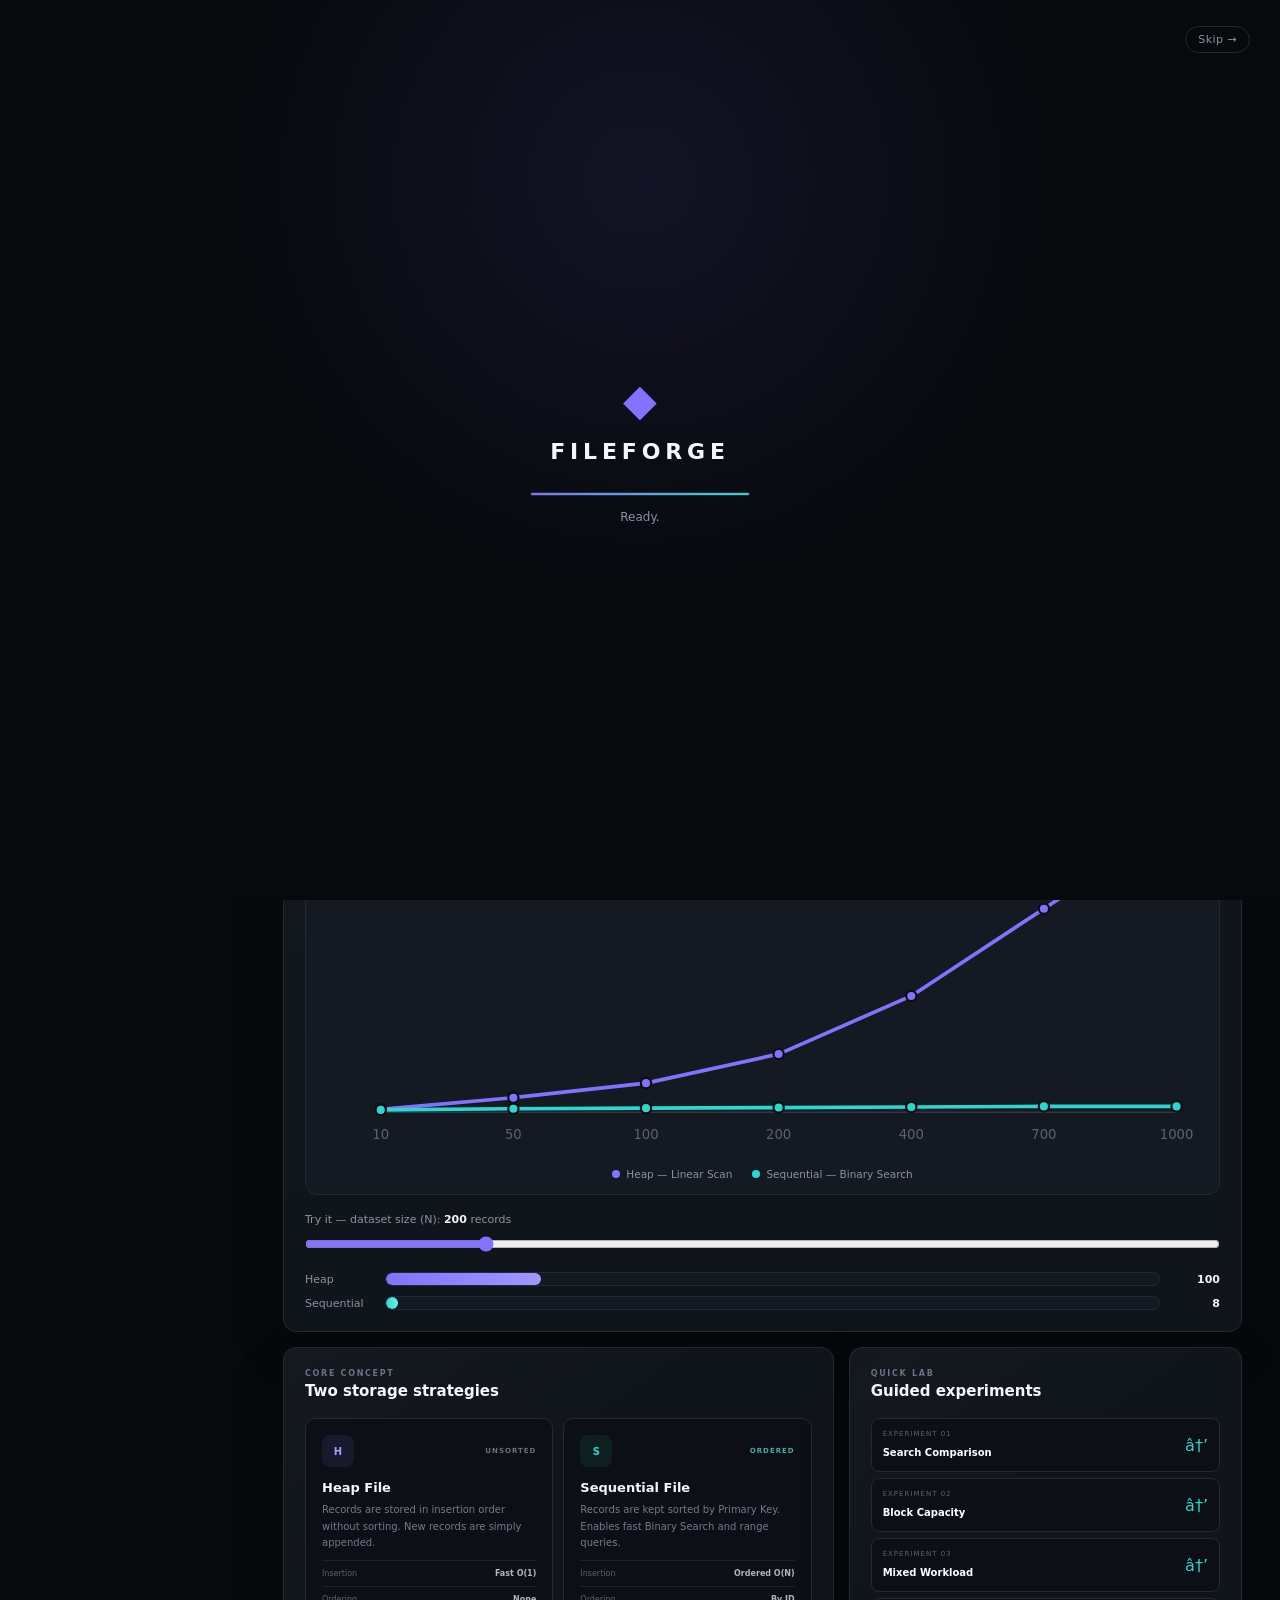
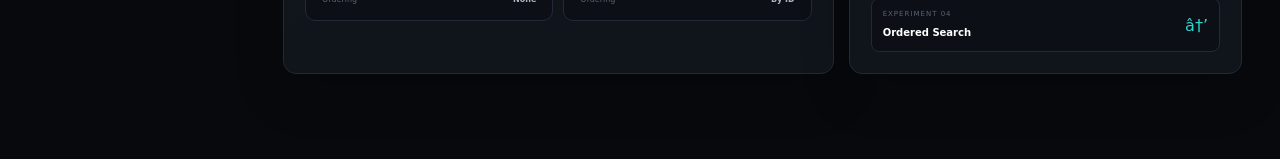
<file: index.html>
﻿<!DOCTYPE html>
<html lang="en">
<head>
    <meta charset="UTF-8">
    <meta name="viewport" content="width=device-width, initial-scale=1.0">
    <title>FILEFORGE | Heap vs Sequential File Organization Lab</title>
    <meta name="description" content="Interactive DBMS lab: simulate heap and sequential file organizations, watch block I/O in a live stream, and practise 50 real GATE CSE questions, AI-generated quizzes or quizzes from your own notes.">
    <meta name="keywords" content="DBMS, file organization, heap file, sequential file, binary search, B+ tree, indexing, GATE CSE, previous year questions, quiz">
    <meta name="author" content="Arya Sengupta, Dani Noble Varkey, Gokul Biju">
    <meta name="theme-color" content="#07090d">
    <meta name="color-scheme" content="dark light">

    <!-- Social previews. If you host somewhere other than GitHub Pages, change the two URLs below. -->
    <meta property="og:type" content="website">
    <meta property="og:site_name" content="FILEFORGE">
    <meta property="og:title" content="FILEFORGE â€” Heap vs Sequential, visualized">
    <meta property="og:description" content="Simulate file organizations, stream live workloads, and practise real GATE questions.">
    <meta property="og:url" content="https://fileforge-dbms.vercel.app/">
    <meta property="og:image" content="https://fileforge-dbms.vercel.app/assets/og-image.png">
    <meta property="og:image:width" content="1200">
    <meta property="og:image:height" content="630">
    <meta name="twitter:card" content="summary_large_image">

    <link rel="icon" href="assets/favicon.svg" type="image/svg+xml">
    <link rel="icon" href="assets/icon-192.png" type="image/png" sizes="192x192">
    <link rel="apple-touch-icon" href="assets/apple-touch-icon.png">
    <link rel="manifest" href="manifest.webmanifest">

    <link rel="stylesheet" href="css/style.css">
    <link rel="stylesheet" href="css/ext.css">
</head>
<body>
<noscript>
    <div style="padding:24px;font-family:sans-serif;background:#10141b;color:#f4f6fb">
        FILEFORGE is an interactive simulator and needs JavaScript. Please enable it and reload the page.
    </div>
</noscript>

<!-- Toast notifications container -->
<div id="toastContainer"></div>

<div class="app">

    <!-- Sidebar Navigation -->
    <aside class="sidebar">
        <div class="brand">
            <div class="brand-mark">â—†</div>
            <div>
                <h2>FILEFORGE</h2>
                <span>DBMS VIRTUAL LAB</span>
            </div>
        </div>

        <div class="nav-label">WORKSPACE</div>
        <nav>
            <button class="nav-btn active" data-page="dashboard">
                <span>âŒ‚</span> Dashboard
            </button>
            <button class="nav-btn" data-page="simulator">
                <span>â–£</span> Simulator
            </button>
            <button class="nav-btn" data-page="analytics">
                <span>â—‰</span> Analytics
            </button>
            <button class="nav-btn" data-page="history">
                <span>â—·</span> History
            </button>
        </nav>

        <div class="nav-label">KNOWLEDGE</div>
        <nav>
            <button class="nav-btn" data-page="learn">
                <span>?</span> Learn
            </button>
            <button class="nav-btn" data-page="teach">
                <span>â–¶</span> Teach
            </button>
            <button class="nav-btn" data-page="quiz">
                <span>âœ“</span> Quiz
            </button>
            <button class="nav-btn" data-page="help">
                <span>â˜°</span> Help
            </button>
            <button class="nav-btn" data-page="about">
                <span>â“˜</span> Developed By
            </button>
        </nav>

        <!-- Sidebar footer with theme toggle -->
        <div class="sidebar-footer">
            <button id="themeBtn" class="theme-btn">
                â— <span>Toggle Theme</span>
            </button>
            <div class="engine-status">
                <span class="online-dot"></span>
                Simulation Engine <b>ONLINE</b>
            </div>
            <div class="site-credit">
                Â© 2026 Team 18 Â· <a href="https://github.com/dnvdevx/DBMS_Project" target="_blank" rel="noopener">Source on GitHub</a>
            </div>

            <!-- Current session badge (role / course), set by session.js -->
            <div class="session-badge" id="sessionBadge" style="display:none;">
                <div class="session-badge-info">
                    <span id="sessionBadgeRole">Session</span>
                    <small id="sessionBadgeCourse">&mdash;</small>
                </div>
                <button id="sessionEditBtn" type="button" title="Change session details">&#9998;</button>
            </div>
        </div>
    </aside>

    <!-- Main Content Area -->
    <main class="main">

        <!-- Top Header Bar -->
        <header class="topbar">
            <div>
                <div class="breadcrumb">
                    DBMS / FILE ORGANIZATION / <span id="breadcrumbPage">DASHBOARD</span>
                </div>
                <h1 id="pageTitle">Dashboard</h1>
            </div>

            <!-- Quick top action buttons -->
            <div class="topbar-actions">
                <button class="top-btn" id="sampleBtn">âš¡ Sample</button>
                <button class="top-btn" id="exportBtn">â†“ Export</button>
                <button class="top-btn danger-outline" id="resetBtn" title="Reset Simulation">â†»</button>
            </div>
        </header>

        <!-- ==================== DASHBOARD PAGE ==================== -->
        <section class="page active" id="dashboard">
            <!-- Hero banner with visual comparison -->
            <div class="hero">
                <div class="hero-content">
                    <div class="status-badge"><span></span> INTERACTIVE DBMS LAB</div>
                    <h2>Understand files.<br><em>Visualize the difference.</em></h2>
                    <p>
                        Explore how Heap and Sequential file organization store records, use blocks,
                        and perform database operations through an interactive simulation.
                        Built for coursework, but just as useful for engineers brushing up on the basics.
                    </p>
                    <div class="hero-actions">
                        <button class="primary-btn" onclick="navigate('simulator')">
                            Launch Simulator <span>â†’</span>
                        </button>
                        <button class="ghost-btn" onclick="navigate('learn')">
                            Learn Concepts
                        </button>
                    </div>
                </div>

                <!-- Mini visual diagram of both files -->
                <div class="hero-diagram">
                    <div class="diagram-file">
                        <div class="diagram-title">HEAP <span>INSERT ORDER</span></div>
                        <div class="mini-block">
                            <b>BLOCK 00</b> <span>108</span> <span>101</span> <span>115</span>
                        </div>
                        <div class="mini-block">
                            <b>BLOCK 01</b> <span>103</span> <span>110</span>
                        </div>
                    </div>
                    <div class="diagram-arrow">â‡„</div>
                    <div class="diagram-file sequential-diagram">
                        <div class="diagram-title">SEQUENTIAL <span>SORTED KEY</span></div>
                        <div class="mini-block">
                            <b>BLOCK 00</b> <span>101</span> <span>103</span> <span>108</span>
                        </div>
                        <div class="mini-block">
                            <b>BLOCK 01</b> <span>110</span> <span>115</span>
                        </div>
                    </div>
                </div>
            </div>

            <!-- Overview stat counters -->
            <div class="stats-grid">
                <div class="stat-card">
                    <div class="stat-icon purple">â–£</div>
                    <div>
                        <span>RECORDS</span>
                        <strong id="dashRecords">0</strong>
                        <small>Current dataset</small>
                    </div>
                </div>
                <div class="stat-card">
                    <div class="stat-icon cyan">â—ˆ</div>
                    <div>
                        <span>OPERATIONS</span>
                        <strong id="dashOperations">0</strong>
                        <small>Executed operations</small>
                    </div>
                </div>
                <div class="stat-card">
                    <div class="stat-icon green">H</div>
                    <div>
                        <span>HEAP BLOCKS</span>
                        <strong id="dashHeapBlocks">0</strong>
                        <small>Storage blocks</small>
                    </div>
                </div>
                <div class="stat-card">
                    <div class="stat-icon orange">S</div>
                    <div>
                        <span>SEQ BLOCKS</span>
                        <strong id="dashSeqBlocks">0</strong>
                        <small>Storage blocks</small>
                    </div>
                </div>
            </div>

            <!-- Animated Heap vs Sequential search comparison (charts.js) -->
            <div class="panel chart-panel">
                <div class="section-heading">
                    <div>
                        <span>PERFORMANCE AT SCALE</span>
                        <h3>Heap vs Sequential &mdash; search comparisons</h3>
                    </div>
                </div>
                <p class="chart-note">
                    As record count grows, Heap's linear scan (average <b>N/2</b> comparisons) falls behind
                    Sequential's Binary Search (<b>&lfloor;log&#8322;N&rfloor;+1</b> comparisons) fast.
                    The lines below animate in as this page loads.
                </p>
                <div class="chart-wrap">
                    <svg id="growthChart" viewBox="0 0 600 240" preserveAspectRatio="xMidYMid meet"></svg>
                    <div class="chart-legend">
                        <span><i class="chart-dot heap-dot"></i> Heap &mdash; Linear Scan</span>
                        <span><i class="chart-dot seq-dot"></i> Sequential &mdash; Binary Search</span>
                    </div>
                </div>

                <div class="chart-slider-row">
                    <label for="chartNSlider">Try it &mdash; dataset size (N): <b id="chartNLabel">200</b> records</label>
                    <input type="range" id="chartNSlider" min="10" max="1000" step="10" value="200">
                    <div class="chart-slider-result">
                        <div class="chart-bar-track">
                            <span class="chart-bar-label">Heap</span>
                            <div class="chart-bar heap-bar"><i id="chartHeapBar"></i></div>
                            <b id="chartHeapVal">100</b>
                        </div>
                        <div class="chart-bar-track">
                            <span class="chart-bar-label">Sequential</span>
                            <div class="chart-bar seq-bar"><i id="chartSeqBar"></i></div>
                            <b id="chartSeqVal">9</b>
                        </div>
                    </div>
                </div>
            </div>

            <!-- Concept overview and Quick experiments -->
            <div class="dashboard-columns">
                <div class="panel">
                    <div class="section-heading">
                        <div>
                            <span>CORE CONCEPT</span>
                            <h3>Two storage strategies</h3>
                        </div>
                    </div>
                    <div class="strategy-cards">
                        <div class="strategy-card">
                            <div class="strategy-top">
                                <div class="strategy-icon heap-icon">H</div>
                                <span class="strategy-tag">UNSORTED</span>
                            </div>
                            <h4>Heap File</h4>
                            <p>Records are stored in insertion order without sorting. New records are simply appended.</p>
                            <div class="strategy-line"><span>Insertion</span> <b>Fast O(1)</b></div>
                            <div class="strategy-line"><span>Ordering</span> <b>None</b></div>
                        </div>

                        <div class="strategy-card">
                            <div class="strategy-top">
                                <div class="strategy-icon seq-icon">S</div>
                                <span class="strategy-tag cyan-tag">ORDERED</span>
                            </div>
                            <h4>Sequential File</h4>
                            <p>Records are kept sorted by Primary Key. Enables fast Binary Search and range queries.</p>
                            <div class="strategy-line"><span>Insertion</span> <b>Ordered O(N)</b></div>
                            <div class="strategy-line"><span>Ordering</span> <b>By ID</b></div>
                        </div>
                    </div>
                </div>

                <!-- Guided sample experiments -->
                <div class="panel">
                    <div class="section-heading">
                        <div>
                            <span>QUICK LAB</span>
                            <h3>Guided experiments</h3>
                        </div>
                    </div>
                    <div class="experiment-list">
                        <button onclick="loadExperiment(1)">
                            <div><small>EXPERIMENT 01</small> <b>Search Comparison</b></div>
                            <span>â†’</span>
                        </button>
                        <button onclick="loadExperiment(2)">
                            <div><small>EXPERIMENT 02</small> <b>Block Capacity</b></div>
                            <span>â†’</span>
                        </button>
                        <button onclick="loadExperiment(3)">
                            <div><small>EXPERIMENT 03</small> <b>Mixed Workload</b></div>
                            <span>â†’</span>
                        </button>
                        <button onclick="loadExperiment(4)">
                            <div><small>EXPERIMENT 04</small> <b>Ordered Search</b></div>
                            <span>â†’</span>
                        </button>
                    </div>
                </div>
            </div>
        </section>

        <!-- ==================== SIMULATOR PAGE ==================== -->
        <section class="page" id="simulator">
            <!-- Toolbar for dataset generation and report export -->
            <div class="simulator-toolbar panel">
                <div class="toolbar-title">
                    <div class="live-indicator"><span></span> LIVE SIMULATION</div>
                    <h3>File Organization Playground</h3>
                    <p>Perform the same operations on both organizations and compare their behavior.</p>
                </div>
                <div class="toolbar-actions">
                    <button class="secondary-btn" onclick="generateDataset()">âŸ³ Generate Dataset</button>
                    <button class="secondary-btn" onclick="openImport()">â†‘ Import</button>
                    <button class="secondary-btn" onclick="downloadReport()">â†“ Report</button>
                    <input type="file" id="importFile" accept=".json" hidden>
                </div>
            </div>

            <!-- Input Form for Record Operations -->
            <div class="panel input-panel">
                <div class="section-heading">
                    <div>
                        <span>RECORD OPERATIONS</span>
                        <h3>Input Record</h3>
                    </div>
                    <span class="shortcut-hint">Enter a record and choose an operation</span>
                </div>

                <div class="record-form">
                    <div class="field">
                        <label>RECORD ID</label>
                        <input id="recordId" type="number" placeholder="105">
                    </div>
                    <div class="field">
                        <label>NAME</label>
                        <input id="recordName" type="text" placeholder="Rahul">
                    </div>
                    <div class="field">
                        <label>DEPARTMENT</label>
                        <input id="recordDept" type="text" placeholder="CSE">
                    </div>
                    <div class="field">
                        <label>MARKS</label>
                        <input id="recordMarks" type="number" placeholder="85" min="0" max="100">
                    </div>
                </div>

                <!-- Operation action buttons -->
                <div class="operation-row">
                    <button class="primary-btn" onclick="insertRecord()">+ Insert</button>
                    <button class="secondary-btn" onclick="startSearch()">âŒ• Search</button>
                    <button class="secondary-btn delete-btn" onclick="deleteRecord()">Ã— Delete</button>
                </div>

                <!-- Configuration controls: block size, search strategy, animation speed -->
                <div class="configuration">
                    <div class="config-item">
                        <label>BLOCK CAPACITY</label>
                        <div class="range-wrap">
                            <input id="blockSize" type="range" min="2" max="8" value="4">
                            <b id="blockValue">4</b>
                        </div>
                        <small>Records per disk block</small>
                    </div>

                    <div class="config-item">
                        <label>SEARCH STRATEGY</label>
                        <select id="searchStrategy">
                            <option value="binary" selected>Binary Search (Sequential O(log N))</option>
                            <option value="race">ðŸ Dual Race Mode (Side-by-Side)</option>
                            <option value="scan">Sequential Scan (Linear O(N))</option>
                            <option value="ordered">Ordered Scan (Sequential early stop)</option>
                        </select>
                        <small>Strategy used by the simulator</small>
                    </div>

                    <div class="config-item">
                        <label>ANIMATION SPEED</label>
                        <select id="speed">
                            <option value="900">Slow</option>
                            <option value="500" selected>Normal</option>
                            <option value="180">Fast</option>
                        </select>
                        <small>Step visualization speed</small>
                    </div>
                </div>
            </div>

            <!-- Storage Health & Internal Fragmentation Dashboard -->
            <div class="panel storage-health-panel">
                <div class="storage-health-header">
                    <div>
                        <span class="eyebrow">STORAGE ARCHITECTURE & I/O MODEL</span>
                        <h3>Disk Block Utilization & Internal Fragmentation</h3>
                    </div>
                    <div class="efficiency-pill">
                        Packing Factor: <strong id="packingFactor">100%</strong>
                    </div>
                </div>

                <div class="storage-metrics-grid">
                    <div class="storage-metric-card">
                        <span class="metric-label">TOTAL ALLOCATED CAPACITY</span>
                        <div class="metric-val"><span id="totalCapacitySlots">0</span> <small>slots</small></div>
                        <span class="metric-sub" id="allocatedBlocksSummary">0 blocks Ã— 4 slots</span>
                    </div>

                    <div class="storage-metric-card">
                        <span class="metric-label">ACTIVE STORED RECORDS</span>
                        <div class="metric-val"><span id="activeRecordsCount">0</span> <small>records</small></div>
                        <span class="metric-sub">Across primary file blocks</span>
                    </div>

                    <div class="storage-metric-card">
                        <span class="metric-label">INTERNAL FRAGMENTATION</span>
                        <div class="metric-val"><span id="wastedSlotsCount">0</span> <small>wasted slots</small></div>
                        <span class="metric-sub" id="fragmentationPct">0% wasted disk space</span>
                    </div>

                    <div class="storage-metric-card">
                        <span class="metric-label">THEORETICAL I/O TRANSFER COST</span>
                        <div class="metric-val"><span id="binaryCostEstimate">O(logâ‚‚ B)</span></div>
                        <span class="metric-sub" id="binaryIoFormula">â‰¤ 0 block I/Os (Binary Search)</span>
                    </div>
                </div>
            </div>

            <!-- Side-by-Side Visual Disk Blocks (Heap vs Sequential) -->
            <div class="file-comparison">
                <!-- Heap File Display -->
                <div class="file-panel panel">
                    <div class="file-header">
                        <div class="file-heading">
                            <div class="large-file-icon heap-icon">H</div>
                            <div>
                                <span>FILE ORGANIZATION A</span>
                                <h3>Heap File</h3>
                                <small>Records remain in insertion order</small>
                            </div>
                        </div>
                        <div class="file-stats">
                            <div><span>RECORDS</span> <b id="heapCount">0</b></div>
                            <div><span>BLOCKS</span> <b id="heapBlocks">0</b></div>
                        </div>
                    </div>
                    <div class="file-path">HEAD â†’ BLOCKS â†’ RECORDS</div>
                    <div class="blocks" id="heapBlocksView"></div>
                </div>

                <!-- Sequential File Display -->
                <div class="file-panel panel">
                    <div class="file-header">
                        <div class="file-heading">
                            <div class="large-file-icon seq-icon">S</div>
                            <div>
                                <span>FILE ORGANIZATION B</span>
                                <h3>Sequential File</h3>
                                <small>Records maintained in ID order</small>
                            </div>
                        </div>
                        <div class="file-stats">
                            <div><span>RECORDS</span> <b id="seqCount">0</b></div>
                            <div><span>BLOCKS</span> <b id="seqBlocks">0</b></div>
                        </div>
                    </div>
                    <div class="file-path">BLOCKS â†’ SORTED RECORDS â†’ KEY ORDER</div>
                    <div class="blocks" id="seqBlocksView"></div>
                </div>
            </div>

            <!-- Playback & Stepper Controls -->
            <div class="panel playback-panel">
                <div>
                    <span class="eyebrow">EXECUTION CONTROL</span>
                    <h3 id="playbackTitle">No active simulation</h3>
                </div>

                <div class="playback-progress">
                    <div class="progress-track"><i id="progressBar"></i></div>
                    <span id="stepLabel">0 / 0</span>
                </div>

                <div class="playback-actions">
                    <button class="circle-btn" onclick="previousStep()" title="Previous Step">â€¹</button>
                    <button class="play-btn" id="playBtn" onclick="togglePlayback()" title="Play / Pause">â–¶</button>
                    <button class="circle-btn" onclick="nextStep()" title="Next Step">â€º</button>
                    <button class="reset-playback" onclick="resetPlayback()">Reset</button>
                </div>
            </div>

            <!-- Analysis & Interactive AI Guidance Panel -->
            <div class="analysis-grid">
                <!-- Latest Operation Result Stats -->
                <div class="panel">
                    <div class="section-heading">
                        <div>
                            <span>OPERATION ANALYSIS</span>
                            <h3>Latest Result</h3>
                        </div>
                        <span id="operationStatus" class="result-status">IDLE</span>
                    </div>
                    <div id="resultBox" class="result-content">
                        <div class="empty-result">
                            <div>âŒ</div>
                            <p>Run an operation to view detailed simulation statistics.</p>
                        </div>
                    </div>
                </div>

                <!-- Interactive AI Tutor & Guidance -->
                <div class="panel explanation-panel">
                    <div class="section-heading">
                        <div>
                            <span>INTELLIGENT EXPLANATION</span>
                            <h3>Contextual Analysis</h3>
                        </div>
                        <span class="ai-badge">âœ¨ AI GUIDE</span>
                    </div>

                    <div id="explanation">
                        <p>The explanation engine will describe each operation and why the two file organizations behave differently.</p>
                    </div>

                    <!-- AI Tutor questions and interactive query box -->
                    <div class="ai-tutor-box">
                        <div class="ai-tutor-header">
                            <div class="ai-tutor-title">
                                <span class="ai-sparkle">âœ¦</span>
                                <h4>Ask AI Tutor</h4>
                            </div>
                            <span class="ai-sublabel">Interactive DBMS Guidance</span>
                        </div>

                        <div class="ai-chips">
                            <button class="ai-chip" onclick="askAiTutor('binary_vs_linear')">ðŸ’¡ Why is Binary Search faster?</button>
                            <button class="ai-chip" onclick="askAiTutor('block_capacity')">ðŸ’¡ Effect of Block Capacity (2 vs 8)</button>
                            <button class="ai-chip" onclick="askAiTutor('heap_vs_seq')">ðŸ’¡ When to choose Heap vs Sequential?</button>
                            <button class="ai-chip" onclick="askAiTutor('fragmentation')">ðŸ’¡ What is Internal Fragmentation?</button>
                            <button class="ai-chip" onclick="askAiTutor('deletion')">ðŸ’¡ Record Deletion & Shifting Cost</button>
                        </div>

                        <div class="ai-input-row">
                            <input type="text" id="aiCustomQuery" placeholder="Ask any DBMS file organization question..." onkeydown="if(event.key==='Enter') submitAiQuery()">
                            <button class="primary-btn ai-ask-btn" onclick="submitAiQuery()">Ask AI â†µ</button>
                        </div>

                        <div id="aiTutorResponse" class="ai-chat-bubble" style="display:none;">
                            <div class="ai-bubble-header">
                                <span>âœ¦ AI TUTOR RESPONSE</span>
                                <button class="ai-close-btn" onclick="$('aiTutorResponse').style.display='none'">âœ•</button>
                            </div>
                            <div id="aiTutorResponseText" class="ai-bubble-body"></div>
                        </div>
                    </div>
                </div>
            </div>

            <!-- Activity Log -->
            <div class="panel">
                <div class="section-heading">
                    <div>
                        <span>SYSTEM ACTIVITY</span>
                        <h3>Simulation Log</h3>
                    </div>
                    <button class="text-btn" onclick="clearLog()">Clear log</button>
                </div>
                <div id="log" class="activity-log"></div>
            </div>
        </section>

        <!-- ==================== ANALYTICS PAGE ==================== -->
        <section class="page" id="analytics">
            <div class="page-intro">
                <span class="eyebrow">PERFORMANCE LAB</span>
                <h2>Analytics & Comparison</h2>
                <p>Observe how the two organizations behave across simulated operations.</p>
            </div>

            <div class="stats-grid">
                <div class="stat-card">
                    <div class="stat-icon purple">H</div>
                    <div>
                        <span>HEAP COMPARISONS</span>
                        <strong id="analyticsHeap">0</strong>
                        <small>Total comparisons</small>
                    </div>
                </div>
                <div class="stat-card">
                    <div class="stat-icon cyan">S</div>
                    <div>
                        <span>SEQ COMPARISONS</span>
                        <strong id="analyticsSeq">0</strong>
                        <small>Total comparisons</small>
                    </div>
                </div>
                <div class="stat-card">
                    <div class="stat-icon green">H</div>
                    <div>
                        <span>HEAP BLOCK ACCESS</span>
                        <strong id="analyticsHeapBlocks">0</strong>
                        <small>Simulated accesses</small>
                    </div>
                </div>
                <div class="stat-card">
                    <div class="stat-icon orange">S</div>
                    <div>
                        <span>SEQ BLOCK ACCESS</span>
                        <strong id="analyticsSeqBlocks">0</strong>
                        <small>Simulated accesses</small>
                    </div>
                </div>
            </div>

            <div class="analytics-grid">
                <!-- Bar Chart Comparison -->
                <div class="panel">
                    <div class="section-heading">
                        <div>
                            <span>COMPARISON</span>
                            <h3>Record Comparisons</h3>
                        </div>
                    </div>
                    <div class="bar-chart">
                        <div class="bar-row">
                            <div class="bar-label"><span class="legend-dot purple-dot"></span> Heap</div>
                            <div class="bar-track"><i id="heapBar"></i></div>
                            <b id="heapBarValue">0</b>
                        </div>
                        <div class="bar-row">
                            <div class="bar-label"><span class="legend-dot cyan-dot"></span> Sequential</div>
                            <div class="bar-track"><i id="seqBar"></i></div>
                            <b id="seqBarValue">0</b>
                        </div>
                    </div>
                </div>

                <!-- Complexity Reference Table -->
                <div class="panel">
                    <div class="section-heading">
                        <div>
                            <span>ALGORITHM GUIDE</span>
                            <h3>Complexity Reference</h3>
                        </div>
                    </div>
                    <table class="complexity-table">
                        <thead>
                            <tr>
                                <th>Operation</th>
                                <th>Heap File</th>
                                <th>Sequential File</th>
                            </tr>
                        </thead>
                        <tbody>
                            <tr>
                                <td>Key Search (Probes)</td>
                                <td>O(n) [avg n/2]</td>
                                <td><strong>O(logâ‚‚ n)</strong> [Binary Search]</td>
                            </tr>
                            <tr>
                                <td>Search Block I/O</td>
                                <td>avg b/2 disk blocks</td>
                                <td><strong>âŒˆlogâ‚‚ bâŒ‰</strong> disk blocks</td>
                            </tr>
                            <tr>
                                <td>Insert Record</td>
                                <td><strong>O(1)</strong> (2 I/Os: append)</td>
                                <td>O(n) (b I/Os: search + record shift)</td>
                            </tr>
                            <tr>
                                <td>Delete Record</td>
                                <td>O(n) (b/2 read + 1 write)</td>
                                <td>O(n) (b I/Os: search + record shift)</td>
                            </tr>
                            <tr>
                                <td>Ordered Scan / Range</td>
                                <td>O(n log n) (needs sort)</td>
                                <td><strong>O(n)</strong> (b sequential I/Os)</td>
                            </tr>
                        </tbody>
                    </table>
                    <small class="complexity-note">
                        *b = total disk blocks; n = total records. Sequential utilizes Binary Search over sorted key blocks.
                    </small>
                </div>
            </div>

            <!-- Benchmark Workload Runner -->
            <div class="panel workload-panel">
                <div class="section-heading">
                    <div>
                        <span>BENCHMARK</span>
                        <h3>Run Same Workload</h3>
                    </div>
                    <button class="primary-btn" onclick="runWorkload()">Run Benchmark â†’</button>
                </div>
                <p class="muted-text">Run identical search operations against both file organizations and compare simulated work.</p>
                <div id="workloadResult" class="workload-result">
                    <div class="empty-result">
                        <p>No benchmark has been executed yet.</p>
                    </div>
                </div>
            </div>
        </section>

        <!-- ==================== HISTORY PAGE ==================== -->
        <section class="page" id="history">
            <div class="page-intro">
                <span class="eyebrow">PERSISTENCE</span>
                <h2>Simulation History</h2>
                <p>Saved experiments are stored locally in your browser.</p>
            </div>

            <div class="panel">
                <div class="section-heading">
                    <div>
                        <span>SAVED SESSIONS</span>
                        <h3>Your simulations</h3>
                    </div>
                    <button class="secondary-btn" onclick="saveSimulation()">+ Save Current</button>
                </div>
                <div id="historyList" class="history-list"></div>
            </div>
        </section>

        <!-- ==================== LEARN PAGE ==================== -->
        <section class="page" id="learn">
            <div class="learn-header">
                <span class="status-badge">DBMS CONCEPT LAB</span>
                <h2>Learn the storage model</h2>
                <p>Understand the concepts before experimenting with the simulator.</p>
            </div>

            <div class="learn-grid">
                <article class="learn-card">
                    <span>01</span>
                    <h3>File Organization</h3>
                    <p>File organization describes how records are arranged and stored in secondary storage.</p>
                </article>
                <article class="learn-card">
                    <span>02</span>
                    <h3>Heap Files</h3>
                    <p>A heap file does not maintain records in key order. New records are typically appended.</p>
                </article>
                <article class="learn-card">
                    <span>03</span>
                    <h3>Sequential Files</h3>
                    <p>A sequential file maintains records according to a selected ordering primary key.</p>
                </article>
                <article class="learn-card">
                    <span>04</span>
                    <h3>Disk Blocks</h3>
                    <p>Databases transfer data between secondary storage and memory in blocks or pages. FILEFORGE models this visually.</p>
                </article>
                <article class="learn-card">
                    <span>05</span>
                    <h3>Searching</h3>
                    <p>Searching can require examining multiple records. The simulator counts comparisons and simulated block accesses.</p>
                </article>
                <article class="learn-card">
                    <span>06</span>
                    <h3>Insertion</h3>
                    <p>Heap insertion appends a record in O(1), while sequential organization must maintain key ordering in O(N).</p>
                </article>
                <article class="learn-card">
                    <span>07</span>
                    <h3>Deletion</h3>
                    <p>Deletion requires locating the record and updating the file representation via tombstones or compaction.</p>
                </article>
                <article class="learn-card">
                    <span>08</span>
                    <h3>Block Capacity</h3>
                    <p>Changing block capacity lets you observe how the number of storage blocks and internal fragmentation change.</p>
                </article>
                <article class="learn-card">
                    <span>09</span>
                    <h3>Real Applications</h3>
                    <p>Different storage organizations are selected depending on workloads such as high-frequency insertion or ordered access.</p>
                </article>
            </div>
        </section>

        <!-- ==================== TEACH PAGE ==================== -->
        <section class="page" id="teach">
            <div class="learn-header">
                <span class="status-badge">WATCH &amp; READ</span>
                <h2>Teach me: Heap &amp; Sequential</h2>
                <p>A short video and a reference article for each file organization &mdash; watch, then come back and try it in the Simulator.</p>
            </div>

            <div class="teach-grid">
                <article class="panel teach-card">
                    <div class="strategy-top">
                        <div class="strategy-icon heap-icon">H</div>
                        <span class="strategy-tag">UNSORTED</span>
                    </div>
                    <h3>Heap File Organization</h3>
                    <p>Records are appended in insertion order with no sorting &mdash; fast writes, linear-scan searches.</p>
                    <div class="teach-video-wrap">
                        <iframe src="https://www.youtube.com/embed/XycnarZEBvQ" title="Heap file organization video" loading="lazy" allowfullscreen></iframe>
                    </div>
                    <div class="teach-links">
                        <a class="top-btn" href="https://www.youtube.com/watch?v=XycnarZEBvQ" target="_blank" rel="noopener">&#9654; Watch on YouTube</a>
                        <a class="top-btn" href="https://www.geeksforgeeks.org/dsa/heap-data-structure/" target="_blank" rel="noopener">&#8599; Read on GeeksforGeeks</a>
                    </div>
                </article>

                <article class="panel teach-card">
                    <div class="strategy-top">
                        <div class="strategy-icon seq-icon">S</div>
                        <span class="strategy-tag cyan-tag">ORDERED</span>
                    </div>
                    <h3>Sequential File Organization</h3>
                    <p>Records are kept sorted by primary key &mdash; slower writes, but Binary Search-fast lookups and ordered scans.</p>
                    <div class="teach-video-wrap">
                        <iframe src="https://www.youtube.com/embed/KWgIkLqG2xs" title="Sequential / linear search video" loading="lazy" allowfullscreen></iframe>
                    </div>
                    <div class="teach-links">
                        <a class="top-btn" href="https://www.youtube.com/watch?v=KWgIkLqG2xs" target="_blank" rel="noopener">&#9654; Watch on YouTube</a>
                        <a class="top-btn" href="https://www.geeksforgeeks.org/dsa/linear-search/" target="_blank" rel="noopener">&#8599; Read on GeeksforGeeks</a>
                    </div>
                </article>
            </div>
        </section>

        <!-- ==================== QUIZ PAGE ==================== -->
        <!-- Rendered by quizlab.js -->
        <section class="page" id="quiz"></section>

        <!-- ==================== HELP / USER MANUAL PAGE ==================== -->
        <section class="page" id="help">
            <div class="learn-header">
                <span class="status-badge">USER MANUAL</span>
                <h2>How to use FILEFORGE</h2>
                <p>A complete walkthrough of every control, the playback engine, and how to read the output.</p>
            </div>

            <div class="panel help-panel">
                <span class="eyebrow">QUICK START</span>
                <h3>Run your first simulation in 4 steps</h3>
                <ol class="help-steps">
                    <li>
                        <b>Load data.</b>
                        Open <b>Simulator</b> and click <b>âŸ³ Generate Dataset</b> for a random set of records,
                        or <b>â†‘ Import</b> and choose <a href="samples/sample_dataset.json" download><code>sample_dataset.json</code></a> (click to download it first).
                    </li>
                    <li>
                        <b>Pick a strategy.</b>
                        In the Configuration card choose a <b>Search Strategy</b> (start with
                        <i>Binary Search</i> or <i>Dual Race Mode</i>) and set the <b>Animation Speed</b>.
                    </li>
                    <li>
                        <b>Start a search.</b>
                        Type an existing ID into <b>RECORD ID</b> and press <b>âŒ• Search</b>.
                        The playback bar arms itself and shows <i>Searching for Record &lt;id&gt;</i>.
                    </li>
                    <li>
                        <b>Step through it.</b>
                        Press <b>â–¶</b> to auto-play, or <b>â€º</b> to advance one probe at a time and read
                        the explanation printed for each step.
                    </li>
                </ol>
            </div>

            <div class="dashboard-columns">
                <div class="panel help-panel">
                    <span class="eyebrow">RECORD OPERATIONS</span>
                    <h3>Insert, Search, Delete</h3>
                    <ul class="help-list">
                        <li><b>+ Insert</b> â€” needs all four fields (<span id="helpFieldList">ID, Name, Department, Marks 0â€“100</span>).
                            The record is appended to the end of the Heap file and placed in sorted key
                            position in the Sequential file. Duplicate IDs are rejected.</li>
                        <li><b>âŒ• Search</b> â€” only the <b>RECORD ID</b> field is used. This does not
                            run instantly; it builds an animation queue you drive with the playback bar.</li>
                        <li><b>Ã— Delete</b> â€” only the <b>RECORD ID</b> field is used. The record is removed
                            from both files and the blocks are re-rendered so you can watch records shift.</li>
                    </ul>
                </div>

                <div class="panel help-panel">
                    <span class="eyebrow">PLAYBACK BAR</span>
                    <h3>Controlling the animation</h3>
                    <ul class="help-list">
                        <li><b>â–¶ / âšâš</b> â€” play or pause the probe sequence at the selected speed.</li>
                        <li><b>â€º</b> â€” advance exactly one probe. Best for viva demos and for counting
                            comparisons by hand.</li>
                        <li><b>â€¹</b> â€” step backward to re-examine the previous probe.</li>
                        <li><b>Reset</b> â€” clear the current run and unhighlight all blocks. The data itself
                            is not deleted.</li>
                        <li>The progress bar and the <b>n / total</b> counter show how far through the
                            probe sequence you are.</li>
                    </ul>
                </div>
            </div>

            <div class="panel help-panel">
                <span class="eyebrow">SEARCH STRATEGIES</span>
                <h3>What each mode demonstrates</h3>
                <table class="complexity-table help-table">
                    <thead>
                        <tr><th>Strategy</th><th>Heap File</th><th>Sequential File</th><th>Use it to show</th></tr>
                    </thead>
                    <tbody>
                        <tr>
                            <td>Binary Search</td>
                            <td>Linear scan, O(N)</td>
                            <td>Binary search, O(logâ‚‚ N)</td>
                            <td>The core performance gap between the two organizations</td>
                        </tr>
                        <tr>
                            <td>Dual Race Mode</td>
                            <td>Linear scan</td>
                            <td>Binary search</td>
                            <td>Both heads moving in lock-step, with a winner summary</td>
                        </tr>
                        <tr>
                            <td>Sequential Scan</td>
                            <td>Linear scan</td>
                            <td>Linear scan</td>
                            <td>That sorting alone gains nothing without the right algorithm</td>
                        </tr>
                        <tr>
                            <td>Ordered Scan</td>
                            <td>Linear scan</td>
                            <td>Linear scan, early stop</td>
                            <td>Early termination once a key larger than the target appears</td>
                        </tr>
                    </tbody>
                </table>
                <span class="complexity-note">Binary Search and Dual Race Mode display [L], [MID] and [R] pointer badges, and dim every record outside the active partition.</span>
            </div>

            <div class="dashboard-columns">
                <div class="panel help-panel">
                    <span class="eyebrow">READING THE BLOCKS</span>
                    <h3>Storage view</h3>
                    <ul class="help-list">
                        <li><b>BLOCK CAPACITY</b> slider (2â€“8) sets how many records fit in one disk block.
                            Lower it to create more blocks and more I/O; raise it to see fewer, fuller blocks.</li>
                        <li><b>FULL (4/4)</b> in green means the block is packed;
                            <b>PARTIAL (2/4)</b> in amber means it has free slots.</li>
                        <li>Dashed outlines are empty slots â€” this is <b>internal fragmentation</b>.</li>
                        <li><b>Packing Factor</b> = active records Ã· total allocated slots Ã— 100%.</li>
                    </ul>
                </div>

                <div class="panel help-panel">
                    <span class="eyebrow">OTHER PAGES</span>
                    <h3>Where everything lives</h3>
                    <ul class="help-list">
                        <li><b>Dashboard</b> â€” summary metrics and shortcuts into the simulator.</li>
                        <li><b>Analytics</b> â€” comparison charts of comparisons and block accesses.</li>
                        <li><b>History</b> â€” saved simulations you can reload.</li>
                        <li><b>Live Stream</b> â€” a real-time records desk; watch block I/O add up for both files.</li>
                        <li><b>Learn</b> â€” concepts with quick checks, a search visualizer, GATE calculators, solved examples and a cheat sheet.</li>
                        <li><b>Teach</b> â€” a short video and article for each file organization.</li>
                        <li><b>Quiz</b> â€” Quiz Lab: bank, GATE previous-year, AI-generated or PDF-based quizzes.</li>
                        <li><b>Developed By</b> â€” the team and course details.</li>
                        <li><b>AI Tutor</b> (inside Simulator) â€” click a question chip or type your own;
                            answers use your live record count and block size.</li>
                    </ul>
                </div>
            </div>

            <div class="dashboard-columns">
                <div class="panel help-panel">
                    <span class="eyebrow">QUIZ LAB</span>
                    <h3>Six ways to get questions</h3>
                    <ul class="help-list">
                        <li><b>Question bank</b> â€” 50 original GATE-style questions plus the 50 GATE PYQs; filter by topic and tag.</li>
                        <li><b>ðŸ“œ GATE previous years</b> â€” real GATE CSE questions (1994â€“2026), filter by topic, paper years and marks. Each links to the original.</li>
                        <li><b>âœ¨ AI generated</b> â€” fresh questions for your count and difficulty. No API key; up to 20 per quiz.</li>
                        <li><b>Live</b> â€” numeric questions built from your current simulator data.</li>
                        <li><b>Bank + Live</b> â€” half and half.</li>
                        <li><b>ðŸ“„ From your PDF / DOC</b> â€” upload notes (PDF, DOCX, TXT) and get fill-in-the-blank and true/false questions.</li>
                    </ul>
                </div>

                <div class="panel help-panel">
                    <span class="eyebrow">LIVE STREAM</span>
                    <h3>Real-time workload</h3>
                    <ul class="help-list">
                        <li>Pick a <b>scenario</b> (Registration rush, Results day, Semester cleanup, Balanced) or set your own weights.</li>
                        <li><b>â–¶ Start stream</b> applies operations continuously; <b>âš¡ Burst Ã—20</b> applies twenty at once.</li>
                        <li>The highlighted block is the one the last operation touched; hover any block to see its keys.</li>
                        <li>The table shows average block I/O per operation type â€” green marks the cheaper file.</li>
                    </ul>
                </div>
            </div>

            <div class="panel help-panel">
                <span class="eyebrow">TROUBLESHOOTING</span>
                <h3>Common issues</h3>
                <ul class="help-list">
                    <li><b>"Please enter all record details"</b> â€” Insert needs all four fields; Search and
                        Delete need only the ID.</li>
                    <li><b>Nothing animates after pressing Search</b> â€” the run is armed but paused.
                        Press <b>â–¶</b> or <b>â€º</b>.</li>
                    <li><b>"Record already exists"</b> â€” primary keys are unique; pick another ID.</li>
                    <li><b>Import does nothing</b> â€” the file must be valid JSON exported by
                        <b>â†“ Report</b> / export, with <code>heap</code>, <code>sequential</code> and
                        <code>blockSize</code> keys.</li>
                    <li><b>Colours look wrong</b> â€” use <b>â— Toggle Theme</b> at the bottom of the sidebar
                        to switch between dark and light mode.</li>
                    <li><b>AI quiz fell back to the bank</b> â€” the free AI service was busy or you're offline.
                        Wait a minute and try again; your quiz still works meanwhile.</li>
                    <li><b>PDF says â€œno readable textâ€</b> â€” it's a scanned image. Use a PDF with selectable text,
                        or a DOCX/TXT version of the notes.</li>
                </ul>
            </div>
        </section>

        <!-- ==================== DEVELOPED BY PAGE ==================== -->
        <section class="page" id="about">
            <div class="about-card panel">
                <div class="about-mark">â—†</div>
                <span class="status-badge">DBMS VIRTUAL LAB</span>
                <h2>FILEFORGE</h2>
                <p>Heap vs Sequential File Organization â€” an interactive simulator, live workload lab and GATE practice kit.</p>
                <div class="about-tags">
                    <span>MODULE 04</span>
                    <span>FILE ORGANIZATION</span>
                    <span>TEAM 18</span>
                </div>
                <p class="session-about-line" id="aboutSessionLine" style="display:none;"></p>
            </div>

            <!-- Team. To add a photo, save it as assets/team/<name>.jpg (square, ~480Ã—480).
                 Until the file exists, the card shows the person's initials. -->
            <div class="page-intro team-intro">
                <span class="eyebrow">DEVELOPED BY</span>
                <h2>The team</h2>
                <p>B.Tech CSE students who built FILEFORGE for the Database Management Systems course.</p>
            </div>
            <div class="team-grid">
                <article class="panel team-card">
                    <div class="team-avatar" data-initials="AS">
                        <img src="assets/team/arya.jpg" alt="Arya Sengupta" width="480" height="480" loading="lazy" onerror="this.remove()">
                    </div>
                    <h3>Arya Sengupta</h3>
                    <span class="team-reg">25BCE1795</span>
                    <p>Search algorithms, fragmentation model, AI tutor</p>
                    <div class="team-tags"><span>Algorithms</span><span>AI tutor</span></div>
                </article>
                <article class="panel team-card">
                    <div class="team-avatar" data-initials="DNV">
                        <img src="assets/team/dani.jpg" alt="Dani Noble Varkey" width="480" height="480" loading="lazy" onerror="this.remove()">
                    </div>
                    <h3>Dani Noble Varkey</h3>
                    <span class="team-reg">25BCE1894</span>
                    <p>Interface pages, testing, Dual Race Modification, correction of code</p>
                    <div class="team-tags"><span>UI</span><span>Dual Race</span><span>Code fixes</span></div>
                </article>
                <article class="panel team-card">
                    <div class="team-avatar" data-initials="GB">
                        <img src="assets/team/gokul.jpg" alt="Gokul Biju" width="480" height="480" loading="lazy" onerror="this.remove()">
                    </div>
                    <h3>Gokul Biju</h3>
                    <span class="team-reg">25BCE1989</span>
                    <p>Help manual, testing and documentation</p>
                    <div class="team-tags"><span>Help manual</span><span>Docs &amp; testing</span></div>
                </article>
            </div>

            <div class="dashboard-columns">
                <div class="panel help-panel">
                    <span class="eyebrow">COURSE DETAILS</span>
                    <h3>Academic information</h3>
                    <ul class="help-list">
                        <li><b>Department:</b> B.Tech CSE</li>
                        <li><b>Course:</b> Database Management Systems</li>
                        <li><b>Team:</b> 18 â€” Heap vs Sequential File Visualizer</li>
                        <li><b>Academic year:</b> 2026â€“27</li>
                    </ul>
                </div>

                <div class="panel">
                    <span class="eyebrow">PROJECT OBJECTIVE</span>
                    <h3>Learn through experimentation</h3>
                    <p class="large-paragraph">
                        FILEFORGE turns database file-organization theory into something you can poke at:
                        insert, search and delete records, watch the blocks change, stream a live workload,
                        and test yourself on real GATE questions.
                    </p>
                </div>
            </div>

            <div class="panel">
                <span class="eyebrow">TECHNOLOGY</span>
                <h3>Built with</h3>
                <div class="tech-stack">
                    <span>HTML5</span>
                    <span>CSS3</span>
                    <span>Vanilla JavaScript</span>
                    <span>localStorage</span>
                    <span>pdf.js</span>
                    <span>mammoth.js</span>
                    <span>Pollinations AI (key-less)</span>
                    <span>No build step Â· static hosting</span>
                </div>
                <p class="muted-text team-credits">GATE previous-year questions are re-worded from the official GATE CSE papers; each links to its source listing.</p>
            </div>
        </section>

    </main>
</div>

<!-- Modular Simulation Application Scripts -->
<script src="js/helpers.js"></script>
<script src="js/state.js"></script>
<script src="js/storage.js"></script>
<script src="js/simulation.js"></script>
<script src="js/playback.js"></script>
<script src="js/aiTutor.js"></script>
<script src="js/workload.js"></script>
<script src="js/history.js"></script>
<script src="js/main.js"></script>

<!-- Intro boot animation + student/employee session setup (self-contained, no dependency on the modules above) -->
<script src="js/session.js"></script>

<!-- Role-based data entry: swaps Marks/Department for working professionals (self-contained, needs session.js) -->
<script src="js/profile.js"></script>

<!-- Animated Heap vs Sequential comparison charts on the Dashboard (self-contained) -->
<script src="js/charts.js"></script>

<!-- Question bank + GATE PYQs + Quiz Lab (bank / GATE / AI / live / PDF), Learn, Help, Live Stream -->
<script src="js/questions.js"></script>
<script src="js/pyq.js"></script>
<script src="js/aiquiz.js"></script>
<script src="js/docquiz.js"></script>
<script src="js/quizlab.js"></script>
<script src="js/learn.js"></script>
<script src="js/help.js"></script>
<script src="js/realtime.js"></script>

</body>
</html>
</file>
<file: css/style.css>
*{
    margin:0;
    padding:0;
    box-sizing:border-box;
}

:root{
    --bg:#07090d;
    --bg2:#0b0e13;
    --panel:#10141b;
    --panel2:#141922;
    --border:#232936;
    --border2:#303746;
    --text:#f4f6fb;
    --muted:#8992a4;
    --dim:#596274;
    --purple:#8272ff;
    --purple2:#a197ff;
    --cyan:#2bd8d0;
    --green:#46df91;
    --orange:#eeb75d;
    --red:#ff6175;
    --shadow:0 18px 50px rgba(0,0,0,.18);
}

html{
    scroll-behavior:smooth;
}

body{
    background:
    radial-gradient(
    circle at 85% 5%,
    rgba(130,114,255,.06),
    transparent 28%
    ),
    var(--bg);
    color:var(--text);
    font-family:
    Inter,
    ui-sans-serif,
    system-ui,
    -apple-system,
    BlinkMacSystemFont,
    "Segoe UI",
    sans-serif;
    min-height:100vh;
}

button,
input,
select{
    font:inherit;
}

button{
    cursor:pointer;
}

button:focus-visible,
input:focus-visible,
select:focus-visible{
    outline:2px solid var(--purple);
    outline-offset:2px;
}


/* =====================================================
   APP
===================================================== */

.app{
    min-height:100vh;
}


/* =====================================================
   SIDEBAR
===================================================== */

.sidebar{
    position:fixed;
    left:0;
    top:0;
    bottom:0;
    width:245px;
    background:
    linear-gradient(
    180deg,
    #0c0f15 0%,
    #090c11 100%
    );
    border-right:1px solid var(--border);
    padding:24px 15px;
    display:flex;
    flex-direction:column;
    z-index:100;
}

.brand{
    display:flex;
    align-items:center;
    gap:11px;
    padding:2px 10px 31px;
}

.brand-mark{
    width:38px;
    height:38px;
    border:1px solid #343b49;
    border-radius:11px;
    display:grid;
    place-items:center;
    color:var(--cyan);
    font-size:14px;
    background:
    radial-gradient(
    circle,
    rgba(43,216,208,.12),
    transparent 65%
    );
}

.brand h2{
    font-size:15px;
    letter-spacing:2px;
}

.brand span{
    display:block;
    margin-top:3px;
    font-size:8px;
    letter-spacing:1.4px;
    color:var(--dim);
}

.nav-label{
    font-size:8px;
    font-weight:800;
    color:#4e5767;
    letter-spacing:1.8px;
    padding:0 12px 8px;
    margin-top:10px;
}

nav{
    display:flex;
    flex-direction:column;
    gap:4px;
    margin-bottom:16px;
}

.nav-btn{
    width:100%;
    border:1px solid transparent;
    background:transparent;
    color:var(--muted);
    border-radius:8px;
    padding:11px 12px;
    display:flex;
    align-items:center;
    gap:11px;
    text-align:left;
    font-size:12px;
    transition:.2s;
}

.nav-btn span{
    width:18px;
    text-align:center;
    font-size:13px;
}

.nav-btn:hover{
    background:#131720;
    color:var(--text);
}

.nav-btn.active{
    background:#171b25;
    color:#fff;
    border-color:#252b38;
    box-shadow:
    inset 2px 0 var(--purple);
}

.sidebar-footer{
    margin-top:auto;
}

.theme-btn{
    width:100%;
    border:1px solid var(--border);
    background:#10141b;
    color:var(--muted);
    border-radius:8px;
    padding:10px 12px;
    display:flex;
    align-items:center;
    gap:9px;
    font-size:11px;
}

.theme-btn:hover{
    color:var(--text);
    border-color:var(--border2);
}

.engine-status{
    margin-top:15px;
    padding:11px;
    color:#687283;
    font-size:9px;
    border-top:1px solid var(--border);
    display:flex;
    align-items:center;
    gap:6px;
}

.engine-status b{
    color:var(--green);
    margin-left:auto;
    font-size:8px;
}

.online-dot{
    width:6px;
    height:6px;
    border-radius:50%;
    background:var(--green);
    box-shadow:
    0 0 10px rgba(70,223,145,.7);
}


/* =====================================================
   MAIN
===================================================== */

.main{
    margin-left:245px;
    min-height:100vh;
    padding:29px 38px 70px;
    max-width:1700px;
}

.topbar{
    display:flex;
    justify-content:space-between;
    align-items:flex-end;
    margin-bottom:29px;
}

.breadcrumb{
    color:#596273;
    font-size:8px;
    letter-spacing:1.4px;
    font-weight:700;
    margin-bottom:7px;
}

.breadcrumb span{
    color:#8d95a5;
}

.topbar h1{
    font-size:27px;
    letter-spacing:-.5px;
}

.topbar-actions{
    display:flex;
    gap:7px;
}

.top-btn{
    border:1px solid var(--border);
    background:var(--panel);
    color:#b3bac7;
    border-radius:7px;
    padding:9px 12px;
    font-size:10px;
    transition:.2s;
}

.top-btn:hover{
    color:white;
    border-color:var(--border2);
    transform:translateY(-1px);
}

.danger-outline:hover{
    color:var(--red);
    border-color:rgba(255,97,117,.35);
}


/* =====================================================
   PAGES
===================================================== */

.page{
    display:none;
    animation:
    pageIn
    .25s
    ease;
}

.page.active{
    display:block;
}

@keyframes pageIn{
    from{
    opacity:0;
    transform:translateY(5px);
}

    to{
    opacity:1;
    transform:none;
}

}


/* =====================================================
   COMMON
===================================================== */

.panel{
    background:
    linear-gradient(
    145deg,
    rgba(255,255,255,.018),
    transparent 45%
    ),
    var(--panel);
    border:1px solid var(--border);
    border-radius:13px;
    padding:21px;
    box-shadow:var(--shadow);
    margin-bottom:15px;
}

.section-heading{
    display:flex;
    justify-content:space-between;
    align-items:center;
    margin-bottom:18px;
}

.section-heading > div > span{
    display:block;
    color:#697384;
    font-size:8px;
    font-weight:800;
    letter-spacing:1.7px;
    margin-bottom:4px;
}

.section-heading h3{
    font-size:15px;
}

.eyebrow{
    color:#697384;
    font-size:8px;
    font-weight:800;
    letter-spacing:1.7px;
}

.shortcut-hint{
    color:#50596a;
    font-size:9px;
}

.muted-text{
    color:var(--muted);
    font-size:11px;
    line-height:1.7;
}

.primary-btn{
    border:0;
    background:
    linear-gradient(
    135deg,
    var(--purple),
    #6858ed
    );
    color:white;
    padding:11px 16px;
    border-radius:7px;
    font-size:10px;
    font-weight:800;
    box-shadow:
    0 7px 25px
    rgba(130,114,255,.18);
    transition:.2s;
}

.primary-btn:hover{
    transform:translateY(-1px);
    box-shadow:
    0 10px 28px
    rgba(130,114,255,.27);
}

.primary-btn span{
    margin-left:7px;
}

.secondary-btn,
.ghost-btn{
    border:1px solid var(--border2);
    background:#11151c;
    color:#d0d5df;
    padding:10px 14px;
    border-radius:7px;
    font-size:10px;
    transition:.2s;
}

.secondary-btn:hover,
.ghost-btn:hover{
    border-color:#404858;
    color:white;
    background:#161b23;
}

.delete-btn:hover{
    color:var(--red);
    border-color:
    rgba(255,97,117,.4);
}

.text-btn{
    border:0;
    background:none;
    color:#70798a;
    font-size:9px;
}

.text-btn:hover{
    color:white;
}


/* =====================================================
   HERO
===================================================== */

.hero{
    min-height:355px;
    border:1px solid var(--border);
    border-radius:17px;
    padding:43px;
    display:flex;
    justify-content:space-between;
    align-items:center;
    overflow:hidden;
    position:relative;
    background:
    radial-gradient(
    circle at 80% 20%,
    rgba(130,114,255,.15),
    transparent 29%
    ),
    radial-gradient(
    circle at 72% 90%,
    rgba(43,216,208,.08),
    transparent 26%
    ),
    linear-gradient(
    145deg,
    #11151d,
    #0d1016
    );
}

.hero:before{
    content:"";
    position:absolute;
    inset:0;
    background-image:
    linear-gradient(
    rgba(255,255,255,.018) 1px,
    transparent 1px
    ),
    linear-gradient(
    90deg,
    rgba(255,255,255,.018) 1px,
    transparent 1px
    );
    background-size:35px 35px;
    mask-image:
    linear-gradient(
    to bottom right,
    black,
    transparent 75%
    );
    pointer-events:none;
}

.hero-content{
    position:relative;
    z-index:1;
    max-width:650px;
}

.status-badge{
    display:inline-flex;
    align-items:center;
    gap:7px;
    padding:6px 9px;
    border:1px solid #343b4a;
    background:rgba(255,255,255,.02);
    border-radius:30px;
    color:#919aaa;
    font-size:8px;
    font-weight:800;
    letter-spacing:1.4px;
}

.status-badge span{
    width:5px;
    height:5px;
    background:var(--cyan);
    border-radius:50%;
    box-shadow:
    0 0 10px
    rgba(43,216,208,.7);
}

.hero h2{
    margin:19px 0 14px;
    font-size:47px;
    line-height:1.05;
    letter-spacing:-2px;
}

.hero h2 em{
    color:var(--cyan);
    font-style:normal;
}

.hero p{
    color:#8992a3;
    font-size:12px;
    line-height:1.8;
    max-width:600px;
    margin-bottom:23px;
}

.hero-actions{
    display:flex;
    gap:8px;
}


/* =====================================================
   HERO DIAGRAM
===================================================== */

.hero-diagram{
    position:relative;
    z-index:1;
    display:flex;
    align-items:center;
    gap:17px;
    transform:
    rotate(-3deg)
    translateX(-15px);
}

.diagram-file{
    width:150px;
    padding:12px;
    border:1px solid #303746;
    background:
    linear-gradient(
    145deg,
    #171c25,
    #10141b
    );
    border-radius:12px;
    box-shadow:
    0 25px 60px
    rgba(0,0,0,.35);
}

.diagram-title{
    color:#bfc5d0;
    font-size:9px;
    font-weight:800;
    margin-bottom:9px;
}

.diagram-title span{
    float:right;
    color:#626c7c;
    font-size:6px;
    letter-spacing:.8px;
}

.mini-block{
    border:1px solid #2b313d;
    border-radius:7px;
    padding:7px;
    margin-top:7px;
    background:#0c1015;
}

.mini-block b{
    display:block;
    color:#566071;
    font-size:7px;
    margin-bottom:5px;
}

.mini-block span{
    display:inline-block;
    background:#171c25;
    border:1px solid #252c38;
    border-radius:4px;
    padding:4px 6px;
    margin:2px;
    color:#c8cdd7;
    font-size:8px;
}

.sequential-diagram{
    transform:translateY(27px);
}

.diagram-arrow{
    color:var(--cyan);
    font-size:25px;
}


/* =====================================================
   STATS
===================================================== */

.stats-grid{
    display:grid;
    grid-template-columns:
    repeat(4,1fr);
    gap:12px;
    margin:15px 0;
}

.stat-card{
    background:var(--panel);
    border:1px solid var(--border);
    border-radius:11px;
    padding:17px;
    display:flex;
    align-items:center;
    gap:12px;
}

.stat-icon{
    width:35px;
    height:35px;
    border-radius:9px;
    display:grid;
    place-items:center;
    font-size:11px;
    font-weight:900;
}

.stat-icon.purple{
    color:#a69cff;
    background:
    rgba(130,114,255,.1);
}

.stat-icon.cyan{
    color:var(--cyan);
    background:
    rgba(43,216,208,.08);
}

.stat-icon.green{
    color:var(--green);
    background:
    rgba(70,223,145,.08);
}

.stat-icon.orange{
    color:var(--orange);
    background:
    rgba(238,183,93,.08);
}

.stat-card span{
    color:#697384;
    font-size:7px;
    font-weight:800;
    letter-spacing:1.2px;
}

.stat-card strong{
    display:block;
    font-size:23px;
    margin-top:4px;
}

.stat-card small{
    color:#4f5869;
    font-size:8px;
}


/* =====================================================
   DASHBOARD COLUMNS
===================================================== */

.dashboard-columns{
    display:grid;
    grid-template-columns:
    1.4fr
    1fr;
    gap:15px;
}

.strategy-cards{
    display:grid;
    grid-template-columns:1fr 1fr;
    gap:10px;
}

.strategy-card{
    padding:16px;
    background:#0c1016;
    border:1px solid var(--border);
    border-radius:10px;
}

.strategy-top{
    display:flex;
    justify-content:space-between;
    align-items:center;
    margin-bottom:13px;
}

.strategy-icon{
    width:32px;
    height:32px;
    border-radius:8px;
    display:grid;
    place-items:center;
    font-weight:900;
    font-size:10px;
}

.heap-icon{
    color:#a69cff;
    background:
    rgba(130,114,255,.1);
}

.seq-icon{
    color:var(--cyan);
    background:
    rgba(43,216,208,.08);
}

.strategy-tag{
    color:#686f80;
    font-size:7px;
    font-weight:800;
    letter-spacing:1px;
}

.cyan-tag{
    color:#4ca9a5;
}

.strategy-card h4{
    font-size:13px;
    margin-bottom:7px;
}

.strategy-card p{
    color:#727b8c;
    font-size:10px;
    line-height:1.65;
    min-height:48px;
}

.strategy-line{
    display:flex;
    justify-content:space-between;
    padding-top:8px;
    margin-top:8px;
    border-top:1px solid #1c212b;
    font-size:8px;
    color:#596273;
}

.strategy-line b{
    color:#aeb5c1;
}


/* =====================================================
   EXPERIMENTS
===================================================== */

.experiment-list{
    display:flex;
    flex-direction:column;
    gap:6px;
}

.experiment-list button{
    width:100%;
    border:1px solid var(--border);
    background:#0c1016;
    color:white;
    border-radius:8px;
    padding:11px;
    display:flex;
    align-items:center;
    justify-content:space-between;
    text-align:left;
    transition:.2s;
}

.experiment-list button:hover{
    background:#151a22;
    border-color:#353c4b;
    transform:translateX(2px);
}

.experiment-list small{
    display:block;
    color:#596273;
    font-size:7px;
    letter-spacing:1px;
    margin-bottom:3px;
}

.experiment-list b{
    font-size:10px;
}

.experiment-list button > span{
    color:var(--cyan);
}


/* =====================================================
   SIMULATOR
===================================================== */

.simulator-toolbar{
    display:flex;
    justify-content:space-between;
    align-items:center;
}

.toolbar-title h3{
    font-size:17px;
    margin:6px 0;
}

.toolbar-title p{
    color:var(--muted);
    font-size:10px;
}

.live-indicator{
    display:flex;
    align-items:center;
    gap:6px;
    color:var(--green);
    font-size:8px;
    font-weight:800;
    letter-spacing:1.1px;
}

.live-indicator span{
    width:5px;
    height:5px;
    background:var(--green);
    border-radius:50%;
}

.toolbar-actions{
    display:flex;
    gap:6px;
}


/* =====================================================
   INPUT
===================================================== */

.record-form{
    display:grid;
    grid-template-columns:
    repeat(4,1fr);
    gap:10px;
}

.field label,
.config-item label{
    display:block;
    color:#687283;
    font-size:7px;
    font-weight:800;
    letter-spacing:1.3px;
    margin-bottom:6px;
}

.field input,
.config-item select{
    width:100%;
    border:1px solid var(--border);
    background:#0b0e13;
    color:var(--text);
    border-radius:7px;
    padding:10px;
    font-size:10px;
    transition:.2s;
}

.field input::placeholder{
    color:#454d5b;
}

.field input:focus,
.config-item select:focus{
    border-color:#5a4fd1;
}

.operation-row{
    display:flex;
    gap:7px;
    margin-top:12px;
}

.configuration{
    border-top:1px solid var(--border);
    margin-top:18px;
    padding-top:17px;
    display:grid;
    grid-template-columns:
    1fr
    1fr
    1fr;
    gap:20px;
}

.config-item small{
    display:block;
    color:#4f5868;
    font-size:7px;
    margin-top:6px;
}

.range-wrap{
    display:flex;
    align-items:center;
    gap:10px;
}

.range-wrap input{
    width:100%;
    accent-color:var(--purple);
}

.range-wrap b{
    width:20px;
    color:var(--text);
    font-size:11px;
}


/* =====================================================
   FILE PANELS
===================================================== */

.file-comparison{
    display:grid;
    grid-template-columns:
    1fr
    1fr;
    gap:15px;
}

.file-panel{
    min-height:360px;
}

.file-header{
    display:flex;
    justify-content:space-between;
    align-items:center;
    margin-bottom:14px;
}

.file-heading{
    display:flex;
    align-items:center;
    gap:10px;
}

.large-file-icon{
    width:39px;
    height:39px;
    display:grid;
    place-items:center;
    border-radius:10px;
    font-weight:900;
    font-size:12px;
}

.file-heading > div:last-child > span{
    color:#596273;
    font-size:7px;
    letter-spacing:1.1px;
    font-weight:800;
}

.file-heading h3{
    font-size:15px;
    margin:2px 0;
}

.file-heading small{
    color:#5e6777;
    font-size:8px;
}

.file-stats{
    display:flex;
    gap:16px;
}

.file-stats div{
    text-align:right;
}

.file-stats span{
    display:block;
    color:#596273;
    font-size:6px;
    font-weight:800;
    letter-spacing:1px;
}

.file-stats b{
    display:block;
    margin-top:3px;
    font-size:13px;
}

.file-path{
    color:#4e5767;
    font-size:7px;
    letter-spacing:1px;
    border-top:1px solid var(--border);
    border-bottom:1px solid var(--border);
    padding:8px 0;
    margin-bottom:13px;
}

.blocks{
    display:grid;
    grid-template-columns:
    repeat(auto-fill,minmax(135px,1fr));
    gap:10px;
}

.block{
    background:#0b0f14;
    border:1px solid #252c37;
    border-radius:9px;
    padding:9px;
    transition:.3s;
}

.block:hover{
    border-color:#353d4c;
}

.block.active{
    border-color:var(--cyan);
    box-shadow:
    0 0 22px
    rgba(43,216,208,.08);
}

.block-header{
    display:flex;
    justify-content:space-between;
    color:#525c6d;
    font-size:7px;
    letter-spacing:1px;
    margin-bottom:7px;
}

.record{
    padding:8px;
    background:#151a22;
    border:1px solid #202733;
    border-radius:6px;
    margin:4px 0;
    font-size:9px;
    transition:.3s;
}

.record strong{
    font-size:10px;
}

.record small{
    display:block;
    color:#657082;
    font-size:7px;
    margin-top:2px;
}

.record.checking{
    border-color:var(--orange);
    background:
    rgba(238,183,93,.08);
    transform:
    scale(1.025);
}

.record.found{
    border-color:var(--green);
    background:
    rgba(70,223,145,.09);
    box-shadow:
    0 0 15px
    rgba(70,223,145,.08);
}

.record.not-found{
    opacity:.45;
}

/* =====================================================
   BINARY SEARCH POINTERS & RANGE EXCLUSION
===================================================== */

.record.low-ptr{
    border-color:var(--cyan) !important;
    position:relative;
}

.record.mid-ptr{
    border-color:var(--purple) !important;
    background:rgba(130,114,255,.16) !important;
    transform:scale(1.04);
    box-shadow:0 0 16px rgba(130,114,255,.32);
    position:relative;
}

.record.high-ptr{
    border-color:var(--orange) !important;
    position:relative;
}

.ptr-badge{
    position:absolute;
    top:-8px;
    right:6px;
    font-size:7px;
    font-weight:800;
    padding:2px 5px;
    border-radius:4px;
    letter-spacing:.6px;
    z-index:10;
    text-transform:uppercase;
    box-shadow:0 2px 6px rgba(0,0,0,.4);
}

.ptr-badge.low{
    background:var(--cyan);
    color:#0b0f14;
}

.ptr-badge.mid{
    background:var(--purple);
    color:#fff;
    box-shadow:0 0 10px var(--purple);
}

.ptr-badge.high{
    background:var(--orange);
    color:#0b0f14;
}

.record.range-excluded{
    opacity:.22;
    filter:grayscale(.85);
    transition:opacity .3s ease, filter .3s ease;
}

.empty-file{
    grid-column:1/-1;
    padding:50px 10px;
    text-align:center;
    color:#505a6a;
    font-size:10px;
    border:1px dashed #242b36;
    border-radius:9px;
}


/* =====================================================
   PLAYBACK
===================================================== */

.playback-panel{
    display:grid;
    grid-template-columns:
    1fr
    1.5fr
    auto;
    align-items:center;
    gap:20px;
}

.playback-panel h3{
    margin-top:5px;
    font-size:13px;
}

.playback-progress{
    display:flex;
    align-items:center;
    gap:10px;
}

.progress-track{
    flex:1;
    height:5px;
    background:#1d232d;
    border-radius:5px;
    overflow:hidden;
}

.progress-track i{
    display:block;
    height:100%;
    width:0;
    background:
    linear-gradient(
    90deg,
    var(--purple),
    var(--cyan)
    );
    transition:.25s;
}

.playback-progress span{
    color:#6b7484;
    font-size:8px;
    min-width:34px;
    text-align:right;
}

.playback-actions{
    display:flex;
    align-items:center;
    gap:5px;
}

.circle-btn,
.play-btn{
    border:1px solid var(--border2);
    background:#121720;
    color:white;
    width:30px;
    height:30px;
    border-radius:50%;
    display:grid;
    place-items:center;
}

.play-btn{
    background:var(--purple);
    border-color:var(--purple);
}

.reset-playback{
    border:0;
    background:transparent;
    color:#626c7c;
    font-size:8px;
    margin-left:6px;
}

.reset-playback:hover{
    color:white;
}


/* =====================================================
   ANALYSIS
===================================================== */

.analysis-grid{
    display:grid;
    grid-template-columns:
    1fr
    1fr;
    gap:15px;
}

.result-content{
    min-height:115px;
}

.empty-result{
    padding:23px;
    text-align:center;
    color:#566071;
}

.empty-result div{
    font-size:24px;
    margin-bottom:5px;
}

.result-title{
    font-size:14px;
    margin-bottom:10px;
}

.result-success{
    color:var(--green);
}

.result-fail{
    color:var(--red);
}

.result-status{
    font-size:7px;
    padding:5px 7px;
    border-radius:15px;
    border:1px solid var(--border);
    color:#626b7b;
    letter-spacing:1px;
}

.result-status.success{
    color:var(--green);
    border-color:
    rgba(70,223,145,.25);
    background:
    rgba(70,223,145,.05);
}

.result-status.fail{
    color:var(--red);
    border-color:
    rgba(255,97,117,.25);
    background:
    rgba(255,97,117,.05);
}

.result-row{
    display:flex;
    justify-content:space-between;
    padding:8px 0;
    border-bottom:1px solid #1d222b;
    font-size:9px;
}

.result-row span{
    color:#687283;
}

.result-row b{
    color:#d5dae3;
}

.explanation-panel{
    position:relative;
}

.ai-badge{
    color:#9c92ff;
    border:1px solid
    rgba(130,114,255,.22);
    background:
    rgba(130,114,255,.06);
    padding:4px 7px;
    border-radius:10px;
    font-size:6px;
    font-weight:800;
    letter-spacing:1px;
}

#explanation{
    color:#7e8798;
    font-size:10px;
    line-height:1.8;
}

#explanation strong{
    color:#d9dde5;
}


/* =====================================================
   ACTIVITY LOG
===================================================== */

.activity-log{
    max-height:220px;
    overflow:auto;
}

.log-entry{
    display:grid;
    grid-template-columns:
    72px
    75px
    1fr;
    gap:10px;
    padding:9px 0;
    border-bottom:1px solid #1b2028;
    font-size:8px;
}

.log-time{
    color:#4f5868;
}

.log-type{
    color:var(--cyan);
    font-weight:800;
    letter-spacing:.7px;
}

.log-message{
    color:#818a9b;
}


/* =====================================================
   PAGE INTRO
===================================================== */

.page-intro{
    margin-bottom:22px;
}

.page-intro h2{
    font-size:31px;
    margin:8px 0 6px;
    letter-spacing:-.8px;
}

.page-intro p{
    color:var(--muted);
    font-size:11px;
}


/* =====================================================
   ANALYTICS
===================================================== */

.analytics-grid{
    display:grid;
    grid-template-columns:
    1fr
    1fr;
    gap:15px;
}

.bar-chart{
    padding:10px 0;
}

.bar-row{
    display:grid;
    grid-template-columns:
    100px
    1fr
    40px;
    gap:10px;
    align-items:center;
    margin:17px 0;
}

.bar-label{
    color:#8992a2;
    font-size:9px;
    display:flex;
    align-items:center;
    gap:7px;
}

.legend-dot{
    width:6px;
    height:6px;
    border-radius:50%;
}

.purple-dot{
    background:var(--purple);
}

.cyan-dot{
    background:var(--cyan);
}

.bar-track{
    height:13px;
    border-radius:5px;
    background:#0a0e13;
    overflow:hidden;
}

.bar-track i{
    display:block;
    width:0;
    height:100%;
    border-radius:5px;
    transition:
    width
    .6s
    cubic-bezier(.2,.7,.2,1);
    background:
    linear-gradient(
    90deg,
    var(--purple),
    var(--purple2)
    );
}

.bar-row:nth-child(2)
.bar-track i{
    background:
    linear-gradient(
    90deg,
    #1baea9,
    var(--cyan)
    );
}

.bar-row > b{
    font-size:9px;
    text-align:right;
}

.complexity-table{
    width:100%;
    border-collapse:collapse;
    font-size:9px;
}

.complexity-table th{
    color:#5d6676;
    font-weight:700;
    text-align:left;
    padding:8px;
    border-bottom:1px solid var(--border);
}

.complexity-table td{
    padding:9px 8px;
    border-bottom:1px solid #1d222b;
    color:#9aa2b0;
}

.complexity-table td:not(:first-child){
    color:#d1d6df;
    font-weight:700;
}

.complexity-note{
    display:block;
    color:#4f5868;
    font-size:7px;
    margin-top:9px;
}

.workload-result{
    margin-top:14px;
    background:#0b0f14;
    border:1px solid var(--border);
    border-radius:8px;
    padding:15px;
}

.workload-grid{
    display:grid;
    grid-template-columns:
    repeat(4,1fr);
    gap:8px;
}

.workload-stat{
    padding:12px;
    background:#11161d;
    border:1px solid #202732;
    border-radius:7px;
}

.workload-stat span{
    display:block;
    color:#596273;
    font-size:7px;
    margin-bottom:4px;
}

.workload-stat b{
    font-size:16px;
}


/* =====================================================
   HISTORY
===================================================== */

.history-list{
    display:flex;
    flex-direction:column;
    gap:7px;
}

.history-item{
    display:flex;
    justify-content:space-between;
    align-items:center;
    background:#0b0f14;
    border:1px solid var(--border);
    padding:13px;
    border-radius:8px;
}

.history-info strong{
    display:block;
    font-size:10px;
    margin-bottom:4px;
}

.history-info small{
    color:#5c6676;
    font-size:8px;
}

.history-actions{
    display:flex;
    gap:6px;
}

.history-empty{
    padding:45px;
    text-align:center;
    color:#596273;
    font-size:10px;
}


/* =====================================================
   LEARN
===================================================== */

.learn-header{
    padding:38px;
    margin-bottom:15px;
    border:1px solid var(--border);
    border-radius:14px;
    background:
    radial-gradient(
    circle at 85% 20%,
    rgba(43,216,208,.08),
    transparent 30%
    ),
    var(--panel);
}

.learn-header h2{
    font-size:35px;
    margin:15px 0 7px;
}

.learn-header p{
    color:var(--muted);
    font-size:11px;
}

.learn-grid{
    display:grid;
    grid-template-columns:
    repeat(3,1fr);
    gap:12px;
}

.learn-card{
    padding:20px;
    background:var(--panel);
    border:1px solid var(--border);
    border-radius:11px;
    transition:.2s;
}

.learn-card:hover{
    transform:translateY(-2px);
    border-color:#353c4b;
}

.learn-card > span{
    color:var(--cyan);
    font-size:8px;
    font-weight:900;
    letter-spacing:1px;
}

.learn-card h3{
    margin:12px 0 8px;
    font-size:13px;
}

.learn-card p{
    color:#717b8c;
    font-size:9px;
    line-height:1.8;
}


/* =====================================================
   QUIZ
===================================================== */

.quiz-container{
    max-width:850px;
    margin:0 auto;
    padding:32px;
}

.quiz-progress{
    margin-bottom:30px;
}

.quiz-progress > span{
    color:#677182;
    font-size:8px;
}

.quiz-progress > div{
    margin-top:8px;
    height:4px;
    background:#1d232d;
    border-radius:4px;
    overflow:hidden;
}

.quiz-progress i{
    display:block;
    width:20%;
    height:100%;
    background:
    linear-gradient(
    90deg,
    var(--purple),
    var(--cyan)
    );
}

#quizQuestion{
    font-size:20px;
    line-height:1.45;
    margin-bottom:22px;
}

.quiz-options{
    display:grid;
    grid-template-columns:
    1fr
    1fr;
    gap:8px;
}

.quiz-option{
    border:1px solid var(--border);
    background:#0b0f14;
    color:#b8bec9;
    border-radius:8px;
    padding:14px;
    text-align:left;
    font-size:10px;
    transition:.2s;
}

.quiz-option:hover{
    border-color:#3b4352;
    color:white;
}

.quiz-option.correct{
    border-color:
    rgba(70,223,145,.5);
    background:
    rgba(70,223,145,.08);
    color:var(--green);
}

.quiz-option.wrong{
    border-color:
    rgba(255,97,117,.5);
    background:
    rgba(255,97,117,.07);
    color:var(--red);
}

.quiz-option:disabled{
    cursor:default;
}

.quiz-footer{
    display:flex;
    justify-content:space-between;
    align-items:center;
    margin-top:24px;
    padding-top:18px;
    border-top:1px solid var(--border);
}

#quizScore{
    color:#697384;
    font-size:9px;
}


/* =====================================================
   ABOUT
===================================================== */

.about-card{
    padding:60px 30px;
    text-align:center;
    background:
    radial-gradient(
    circle at 50% 0%,
    rgba(130,114,255,.13),
    transparent 35%
    ),
    var(--panel);
}

.about-mark{
    font-size:40px;
    color:var(--cyan);
    margin-bottom:14px;
}

.about-card h2{
    font-size:42px;
    letter-spacing:6px;
    margin:16px 0 6px;
}

.about-card p{
    color:var(--muted);
    font-size:11px;
}

.about-tags{
    display:flex;
    justify-content:center;
    gap:6px;
    margin-top:20px;
}

.about-tags span{
    padding:6px 9px;
    border:1px solid var(--border);
    border-radius:20px;
    color:#626c7c;
    font-size:7px;
    letter-spacing:1px;
}

.large-paragraph{
    color:#7d8797;
    font-size:11px;
    line-height:1.9;
    margin-top:11px;
}

.tech-stack{
    display:flex;
    flex-wrap:wrap;
    gap:6px;
    margin-top:14px;
}

.tech-stack span{
    border:1px solid var(--border);
    background:#0c1016;
    color:#8992a2;
    padding:7px 9px;
    border-radius:6px;
    font-size:8px;
}


/* =====================================================
   TOAST
===================================================== */

#toastContainer{
    position:fixed;
    right:22px;
    bottom:22px;
    z-index:1000;
    display:flex;
    flex-direction:column;
    gap:7px;
}

.toast{
    min-width:250px;
    padding:12px 14px;
    background:#151a22;
    border:1px solid var(--border2);
    border-radius:8px;
    color:#cbd1db;
    font-size:9px;
    box-shadow:var(--shadow);
    animation:
    toastIn
    .25s
    ease;
}

.toast.success{
    border-left:3px solid var(--green);
}

.toast.error{
    border-left:3px solid var(--red);
}

.toast.info{
    border-left:3px solid var(--cyan);
}

@keyframes toastIn{
    from{
    opacity:0;
    transform:translateX(15px);
}

    to{
    opacity:1;
    transform:none;
}

}


/* =====================================================
   LIGHT MODE
===================================================== */

body.light-mode{
    --bg:#f2f4f8;
    --bg2:#fff;
    --panel:#fff;
    --panel2:#f5f7fa;
    --border:#e1e5ec;
    --border2:#ccd2dc;
    --text:#161a22;
    --muted:#697386;
    --dim:#8b94a3;
    background:#f2f4f8;
}

body.light-mode .sidebar{
    background:#fff;
}

body.light-mode .field input,
body.light-mode .config-item select,
body.light-mode .block,
body.light-mode .record,
body.light-mode .mini-block,
body.light-mode .strategy-card,
body.light-mode .experiment-list button,
body.light-mode .workload-result,
body.light-mode .history-item,
body.light-mode .quiz-option{
    background:#f6f8fb;
}

body.light-mode .hero{
    background:#fff;
}

body.light-mode .panel,
body.light-mode .stat-card{
    box-shadow:0 5px 25px rgba(0,0,0,.04);
}


/* =====================================================
   RESPONSIVE
===================================================== */

@media(max-width:1200px){
    .sidebar{
    width:220px;
}

    .main{
    margin-left:220px;
    padding:25px;
}

    .hero h2{
    font-size:39px;
}

    .hero-diagram{
    transform:scale(.85);
}

    .stats-grid{
    grid-template-columns:1fr 1fr;
}

    .record-form{
    grid-template-columns:1fr 1fr;
}

    .dashboard-columns,
    .file-comparison,
    .analysis-grid,
    .analytics-grid{
    grid-template-columns:1fr;
}

    .learn-grid{
    grid-template-columns:1fr 1fr;
}

}


@media(max-width:780px){
    .sidebar{
    position:relative;
    width:100%;
    height:auto;
    border-right:0;
    border-bottom:1px solid var(--border);
    padding:15px;
}

    .app{
    display:block;
}

    .brand{
    padding-bottom:15px;
}

    .sidebar nav{
    display:grid;
    grid-template-columns:
    repeat(3,1fr);
}

    .nav-label{
    display:none;
}

    .sidebar-footer{
    display:none;
}

    .main{
    margin-left:0;
    width:100%;
    padding:18px;
}

    .topbar{
    align-items:flex-start;
    gap:10px;
}

    .topbar-actions{
    flex-wrap:wrap;
    justify-content:flex-end;
}

    .hero{
    padding:28px;
    min-height:auto;
}

    .hero-diagram{
    display:none;
}

    .hero h2{
    font-size:33px;
}

    .stats-grid{
    grid-template-columns:1fr 1fr;
}

    .strategy-cards,
    .learn-grid,
    .quiz-options{
    grid-template-columns:1fr;
}

    .simulator-toolbar{
    flex-direction:column;
    align-items:flex-start;
    gap:15px;
}

    .toolbar-actions{
    flex-wrap:wrap;
}

    .configuration{
    grid-template-columns:1fr;
}

    .playback-panel{
    grid-template-columns:1fr;
    gap:13px;
}

    .playback-actions{
    justify-content:center;
}

    .workload-grid{
    grid-template-columns:1fr 1fr;
}

}


@media(max-width:500px){
    .main{
    padding:12px;
}

    .topbar h1{
    font-size:22px;
}

    .topbar-actions{
    gap:4px;
}

    .top-btn{
    padding:8px;
}

    .stats-grid{
    grid-template-columns:1fr;
}

    .record-form{
    grid-template-columns:1fr;
}

    .operation-row{
    flex-wrap:wrap;
}

    .file-stats{
    display:none;
}

    .workload-grid{
    grid-template-columns:1fr;
}

    .quiz-container{
    padding:20px;
}

    .about-tags{
    flex-wrap:wrap;
}

}


/* =====================================================
   STORAGE HEALTH & FRAGMENTATION DASHBOARD
===================================================== */

.storage-health-panel {
    background: linear-gradient(135deg, rgba(130,114,255,0.06), rgba(82,231,234,0.04)), var(--panel);
    border: 1px solid var(--border);
    margin-bottom: 24px;
}

.storage-health-header {
    display: flex;
    justify-content: space-between;
    align-items: center;
    margin-bottom: 16px;
    flex-wrap: wrap;
    gap: 12px;
}

.storage-health-header h3 {
    font-size: 16px;
    margin-top: 4px;
}

.efficiency-pill {
    padding: 6px 14px;
    border-radius: 20px;
    background: rgba(70,223,145,0.12);
    border: 1px solid rgba(70,223,145,0.3);
    color: var(--green);
    font-size: 11px;
}

.storage-metrics-grid {
    display: grid;
    grid-template-columns: repeat(4, 1fr);
    gap: 12px;
}

.storage-metric-card {
    background: #0d1117;
    border: 1px solid var(--border);
    border-radius: 8px;
    padding: 12px 14px;
    display: flex;
    flex-direction: column;
    gap: 4px;
}

.metric-label {
    font-size: 8px;
    color: #6c788a;
    font-weight: 700;
    letter-spacing: 0.6px;
}

.metric-val {
    font-size: 18px;
    font-weight: 800;
    color: #f0f3f8;
}

.metric-val small {
    font-size: 10px;
    color: #798497;
    font-weight: 400;
}

.metric-sub {
    font-size: 8px;
    color: #8893a4;
}

/* BLOCK STATUS TAGS & EMPTY SLOTS */
.block-tag {
    font-size: 7px;
    font-weight: 800;
    padding: 2px 6px;
    border-radius: 4px;
    letter-spacing: 0.5px;
}

.block-tag.full {
    background: rgba(70,223,145,0.15);
    color: var(--green);
    border: 1px solid rgba(70,223,145,0.3);
}

.block-tag.partial {
    background: rgba(238,183,93,0.15);
    color: var(--orange);
    border: 1px solid rgba(238,183,93,0.3);
}

.block-cap {
    font-size: 8px;
    color: #727e91;
}

.record.empty-slot {
    border: 1px dashed #2c3646;
    background: rgba(20,26,35,0.5);
    opacity: 0.65;
}

.record.empty-slot strong {
    color: #5d697b;
    font-weight: 500;
}

.record.empty-slot small {
    color: #ff9966;
    font-style: italic;
}

/* EXPLANATION CARDS */
.explain-card {
    line-height: 1.6;
}

.explain-badge {
    display: inline-block;
    font-size: 7px;
    font-weight: 800;
    color: var(--cyan);
    letter-spacing: 1px;
    margin-bottom: 8px;
}

.explain-metrics-grid {
    display: grid;
    grid-template-columns: 1fr 1fr;
    gap: 8px;
    margin: 12px 0;
}

.explain-metric-box {
    background: #0b0f14;
    padding: 10px 12px;
    border-radius: 6px;
    border: 1px solid var(--border);
}

.metric-num {
    font-size: 16px;
    font-weight: 800;
    margin: 2px 0;
}

.metric-num.purple {
    color: var(--purple);
}

.metric-num.cyan {
    color: var(--cyan);
}

/* AI TUTOR BOX */
.ai-tutor-box {
    margin-top: 18px;
    padding-top: 16px;
    border-top: 1px solid var(--border);
}

.ai-tutor-header {
    display: flex;
    justify-content: space-between;
    align-items: center;
    margin-bottom: 12px;
}

.ai-tutor-title {
    display: flex;
    align-items: center;
    gap: 6px;
}

.ai-sparkle {
    color: var(--purple);
    font-size: 14px;
}

.ai-tutor-title h4 {
    font-size: 13px;
    font-weight: 700;
}

.ai-sublabel {
    font-size: 8px;
    color: #717d91;
    letter-spacing: 0.5px;
}

.ai-chips {
    display: flex;
    flex-wrap: wrap;
    gap: 6px;
    margin-bottom: 12px;
}

.ai-chip {
    background: #0f131a;
    border: 1px solid #232c3a;
    color: #abb5c4;
    border-radius: 20px;
    padding: 6px 12px;
    font-size: 8px;
    cursor: pointer;
    transition: 0.2s;
}

.ai-chip:hover {
    border-color: var(--purple);
    color: #fff;
    background: rgba(130,114,255,0.1);
    transform: translateY(-1px);
}

.ai-input-row {
    display: flex;
    gap: 8px;
}

.ai-input-row input {
    flex: 1;
    background: #0c1016;
    border: 1px solid var(--border);
    border-radius: 6px;
    padding: 9px 12px;
    color: #fff;
    font-size: 9px;
}

.ai-input-row input:focus {
    border-color: var(--purple);
    outline: none;
}

.ai-ask-btn {
    padding: 9px 16px;
    font-size: 9px;
    white-space: nowrap;
}

.ai-chat-bubble {
    margin-top: 12px;
    background: #0c1016;
    border: 1px solid rgba(130,114,255,0.3);
    border-radius: 8px;
    padding: 14px;
    animation: fadeIn 0.25s ease;
}

.ai-bubble-header {
    display: flex;
    justify-content: space-between;
    align-items: center;
    margin-bottom: 8px;
    font-size: 8px;
    font-weight: 800;
    color: var(--purple);
    letter-spacing: 0.8px;
}

.ai-close-btn {
    background: none;
    border: none;
    color: #707b8d;
    cursor: pointer;
    font-size: 10px;
}

.ai-close-btn:hover {
    color: #fff;
}

.ai-bubble-body {
    font-size: 9px;
    line-height: 1.7;
    color: #c0c7d4;
}

.ai-bubble-body h4 {
    color: #fff;
    font-size: 11px;
    margin-bottom: 6px;
}

.ai-bubble-body ul {
    margin: 6px 0 6px 16px;
}

.ai-bubble-body li {
    margin-bottom: 4px;
}

.ai-bubble-body code {
    background: #161c24;
    padding: 1px 4px;
    border-radius: 3px;
    color: var(--cyan);
    font-family: monospace;
}

@media (max-width: 900px) {
    .storage-metrics-grid {
    grid-template-columns: 1fr 1fr;
}
}
/* ==================== HELP / USER MANUAL PAGE ==================== */
.help-panel{
    margin-top:12px;
}

.help-steps{
    margin:14px 0 0 18px;
    padding:0;
    color:var(--muted);
    font-size:12px;
    line-height:1.75;
}

.help-steps li{
    margin-bottom:12px;
    padding-left:4px;
}

.help-steps b,
.help-list b{
    color:var(--text);
}

.help-list{
    margin:14px 0 0 0;
    padding:0;
    list-style:none;
    color:var(--muted);
    font-size:12px;
    line-height:1.7;
}

.help-list li{
    position:relative;
    padding:0 0 10px 16px;
    border-bottom:1px solid var(--border);
    margin-bottom:10px;
}

.help-list li:last-child{
    border-bottom:none;
    margin-bottom:0;
    padding-bottom:0;
}

.help-list li::before{
    content:"›";
    position:absolute;
    left:0;
    color:var(--purple);
    font-weight:700;
}

.help-panel code{
    background:var(--panel2);
    border:1px solid var(--border);
    border-radius:4px;
    padding:1px 5px;
    font-size:11px;
    color:var(--cyan);
}

.help-table{
    font-size:11px;
    margin-top:14px;
}

.help-table th{
    color:var(--dim);
    font-size:10px;
    letter-spacing:.06em;
    text-transform:uppercase;
}

.help-table td{
    color:var(--muted);
    border-bottom:1px solid var(--border);
}

.help-table td:not(:first-child){
    color:var(--text);
    font-weight:600;
}


/* =====================================================
   INTRO BOOT ANIMATION + SESSION SETUP
   (added on top of the existing design tokens above —
   uses the same var(--bg)/var(--panel)/var(--purple) etc.
   so it follows dark/light theme automatically)
===================================================== */

.intro-overlay{
    position:fixed;
    inset:0;
    z-index:999;
    display:flex;
    align-items:center;
    justify-content:center;
    background:
    radial-gradient(circle at 50% 20%, rgba(130,114,255,.10), transparent 45%),
    var(--bg);
    opacity:1;
    transition:opacity .45s ease;
}

.intro-overlay-out{
    opacity:0;
    pointer-events:none;
}

.intro-stage{
    display:flex;
    flex-direction:column;
    align-items:center;
    text-align:center;
    width:100%;
    max-width:420px;
    padding:32px;
}

.intro-skip{
    position:absolute;
    top:26px;
    right:30px;
    background:none;
    border:1px solid var(--border);
    color:var(--muted);
    padding:6px 12px;
    border-radius:20px;
    font-size:11px;
    letter-spacing:.04em;
}

.intro-skip:hover{
    color:var(--text);
    border-color:var(--border2);
}

.intro-mark{
    font-size:44px;
    color:var(--purple);
    animation:introPulse 1.6s ease-in-out infinite;
}

@keyframes introPulse{
    0%,100%{ transform:scale(1); opacity:.85; }
    50%{ transform:scale(1.12); opacity:1; }
}

.intro-word{
    margin-top:14px;
    font-size:22px;
    font-weight:700;
    letter-spacing:.22em;
    color:var(--text);
}

.intro-bar{
    margin-top:28px;
    width:220px;
    height:4px;
    border-radius:4px;
    background:var(--panel2);
    border:1px solid var(--border);
    overflow:hidden;
}

.intro-bar-fill{
    height:100%;
    width:0%;
    background:linear-gradient(90deg, var(--purple), var(--cyan));
    transition:width 1.8s linear;
}

.intro-status{
    margin-top:14px;
    font-size:12px;
    color:var(--muted);
    min-height:16px;
}

.intro-card{
    background:var(--panel);
    border:1px solid var(--border);
    border-radius:16px;
    box-shadow:var(--shadow);
}

.intro-stage-in{
    animation:introCardIn .4s ease;
}

@keyframes introCardIn{
    from{ opacity:0; transform:translateY(10px); }
    to{ opacity:1; transform:translateY(0); }
}

.intro-badge{
    margin:0 auto 14px;
}

.intro-title{
    font-size:20px;
    margin-bottom:6px;
}

.intro-sub{
    color:var(--muted);
    font-size:13px;
    margin-bottom:22px;
}

.intro-roles{
    display:flex;
    gap:10px;
    width:100%;
}

.intro-role-btn{
    flex:1;
    display:flex;
    flex-direction:column;
    align-items:center;
    gap:6px;
    padding:14px 8px;
    border-radius:12px;
    border:1px solid var(--border);
    background:var(--panel2);
    color:var(--muted);
    font-size:20px;
}

.intro-role-btn span{
    font-size:11px;
}

.intro-role-btn:hover{
    border-color:var(--border2);
    color:var(--text);
}

.intro-role-btn.active{
    border-color:var(--purple);
    color:var(--text);
    box-shadow:0 0 0 1px var(--purple);
    background:rgba(130,114,255,.10);
}

.intro-course-row{
    width:100%;
    margin-top:18px;
    text-align:left;
}

.intro-course-row label{
    display:block;
    font-size:11px;
    color:var(--muted);
    margin-bottom:6px;
    letter-spacing:.04em;
    text-transform:uppercase;
}

.intro-course-row select,
.intro-course-row input{
    width:100%;
    padding:10px 12px;
    border-radius:8px;
    border:1px solid var(--border);
    background:var(--panel2);
    color:var(--text);
}

.intro-course-row input{
    margin-top:8px;
}

.intro-enter-btn{
    margin-top:24px;
    width:100%;
    justify-content:center;
}

.intro-enter-btn:disabled{
    opacity:.45;
    cursor:not-allowed;
}

/* Session badge in the sidebar footer */
.session-badge{
    margin-top:10px;
    padding:9px 10px;
    border:1px solid var(--border);
    border-radius:8px;
    display:flex;
    align-items:center;
    justify-content:space-between;
    gap:8px;
}

.session-badge-info{
    display:flex;
    flex-direction:column;
    gap:2px;
    overflow:hidden;
}

.session-badge-info span{
    color:var(--text);
    font-size:10px;
}

.session-badge-info small{
    color:var(--dim);
    font-size:9px;
    white-space:nowrap;
    overflow:hidden;
    text-overflow:ellipsis;
}

#sessionEditBtn{
    background:none;
    border:1px solid var(--border);
    color:var(--muted);
    border-radius:6px;
    width:22px;
    height:22px;
    font-size:11px;
    flex:none;
}

#sessionEditBtn:hover{
    color:var(--text);
    border-color:var(--purple);
}

.session-about-line{
    margin-top:10px;
    font-size:12px;
    color:var(--muted);
}

@media (prefers-reduced-motion: reduce){
    .intro-mark{ animation:none; }
    .intro-bar-fill{ transition:none; }
}


/* =====================================================
   DASHBOARD — HEAP VS SEQUENTIAL COMPARISON CHART
===================================================== */

.chart-note{
    color:var(--muted);
    font-size:11.5px;
    line-height:1.7;
    margin-bottom:18px;
    max-width:640px;
}

.chart-note b{
    color:var(--text);
}

.chart-wrap{
    background:var(--panel2);
    border:1px solid var(--border);
    border-radius:12px;
    padding:16px 16px 10px;
}

#growthChart{
    width:100%;
    height:auto;
    display:block;
    overflow:visible;
}

.chart-line{
    fill:none;
    stroke-width:2.5;
    stroke-linecap:round;
    stroke-linejoin:round;
}

.chart-line.heap-line{
    stroke:var(--purple);
}

.chart-line.seq-line{
    stroke:var(--cyan);
}

.chart-point{
    stroke:var(--bg2);
    stroke-width:1.5;
}

.chart-point.heap-point{
    fill:var(--purple);
}

.chart-point.seq-point{
    fill:var(--cyan);
}

.chart-axis-label{
    fill:var(--dim);
    font-size:9px;
}

.chart-axis-line{
    stroke:var(--border2);
    stroke-width:1;
}

.chart-legend{
    display:flex;
    gap:20px;
    justify-content:center;
    margin-top:8px;
    padding:10px 0 4px;
    font-size:10.5px;
    color:var(--muted);
}

.chart-legend span{
    display:flex;
    align-items:center;
    gap:6px;
}

.chart-dot{
    width:8px;
    height:8px;
    border-radius:50%;
    display:inline-block;
}

.chart-dot.heap-dot{
    background:var(--purple);
}

.chart-dot.seq-dot{
    background:var(--cyan);
}

.chart-slider-row{
    margin-top:18px;
}

.chart-slider-row label{
    display:block;
    font-size:11px;
    color:var(--muted);
    margin-bottom:10px;
}

.chart-slider-row label b{
    color:var(--text);
}

.chart-slider-row input[type="range"]{
    width:100%;
    accent-color:var(--purple);
}

.chart-slider-result{
    margin-top:16px;
    display:flex;
    flex-direction:column;
    gap:10px;
}

.chart-bar-track{
    display:grid;
    grid-template-columns:70px 1fr 50px;
    align-items:center;
    gap:10px;
    font-size:11px;
}

.chart-bar-label{
    color:var(--muted);
}

.chart-bar{
    height:14px;
    border-radius:7px;
    background:var(--panel2);
    border:1px solid var(--border);
    overflow:hidden;
}

.chart-bar i{
    display:block;
    height:100%;
    width:0%;
    border-radius:7px;
    transition:width .5s cubic-bezier(.2,.8,.2,1);
}

.heap-bar i{
    background:linear-gradient(90deg, var(--purple), var(--purple2));
}

.seq-bar i{
    background:linear-gradient(90deg, var(--cyan), #6ef0e8);
}

.chart-bar-track b{
    text-align:right;
    color:var(--text);
}


/* =====================================================
   TEACH PAGE
===================================================== */

.teach-grid{
    display:grid;
    grid-template-columns:repeat(2,1fr);
    gap:16px;
}

.teach-card h3{
    margin:14px 0 6px;
    font-size:16px;
}

.teach-card > p{
    color:var(--muted);
    font-size:11.5px;
    line-height:1.7;
    margin-bottom:16px;
}

.teach-video-wrap{
    position:relative;
    width:100%;
    padding-top:56.25%;
    border-radius:10px;
    overflow:hidden;
    background:#000;
    border:1px solid var(--border);
}

.teach-video-wrap iframe{
    position:absolute;
    inset:0;
    width:100%;
    height:100%;
    border:0;
}

.teach-links{
    display:flex;
    gap:10px;
    margin-top:14px;
    flex-wrap:wrap;
}

.teach-links a{
    text-decoration:none;
    display:inline-flex;
    align-items:center;
}

@media (max-width:860px){
    .teach-grid{
        grid-template-columns:1fr;
    }
}


/* =====================================================
   CORPORATE / PROFESSIONAL ROLE FIELDS (session.js)
===================================================== */

.intro-detail-hint{
    color:var(--dim);
    font-size:10px;
    margin-top:8px;
    line-height:1.6;
}
</file>
<file: css/ext.css>
/* The hidden attribute must always win over component display rules */
[hidden]{display:none !important}

/* FILEFORGE — styles for Quiz Lab, Learn, Help additions, Live Stream.
   Uses the theme variables from style.css so dark/light both work. */

/* ---------- Quiz Lab ---------- */
.ql-panel{display:flex;flex-direction:column;gap:20px;max-width:880px}
.ql-row{display:grid;grid-template-columns:1fr 1fr;gap:20px}
.ql-field label{display:block;font-size:11px;letter-spacing:.08em;color:var(--muted);margin-bottom:8px;font-weight:600}
.ql-field input[type=range]{width:100%;accent-color:var(--purple)}
.ql-field input[type=text]{width:100%;padding:10px 12px;background:var(--panel2);border:1px solid var(--border);border-radius:10px;color:var(--text)}
.ql-seg{display:flex;flex-wrap:wrap;gap:6px}
.ql-seg button{padding:8px 14px;border-radius:10px;border:1px solid var(--border);background:var(--panel2);color:var(--muted);text-transform:capitalize}
.ql-seg button.on{background:var(--purple);border-color:var(--purple);color:#fff}
.ql-hint{display:block;color:var(--dim);margin-top:6px;font-size:12px}
.ql-chips{display:flex;flex-wrap:wrap;gap:6px}
.ql-chip input{position:absolute;opacity:0;pointer-events:none}
.ql-chip span{display:inline-block;padding:6px 12px;border-radius:999px;border:1px solid var(--border);background:var(--panel2);color:var(--muted);font-size:13px;cursor:pointer}
.ql-chip input:checked+span{background:rgba(130,114,255,.18);border-color:var(--purple);color:var(--purple2)}
.ql-chip input:focus-visible+span{outline:2px solid var(--purple)}
.ql-docbox{display:flex;flex-direction:column;gap:12px}
.ql-drop{display:flex;flex-direction:column;align-items:center;gap:6px;padding:26px 16px;border:1.5px dashed var(--border2);border-radius:14px;background:var(--panel2);cursor:pointer;text-align:center;transition:border-color .15s,background .15s}
.ql-drop:hover,.ql-drop.over{border-color:var(--purple);background:rgba(130,114,255,.08)}
.ql-drop:focus-within{outline:2px solid var(--purple)}
.ql-drop-icon{font-size:26px;color:var(--purple2);line-height:1}
.ql-drop b{color:var(--text);font-size:15px}
.ql-drop small{color:var(--dim);font-size:12px}
.ql-docs{display:flex;flex-direction:column;gap:8px}
.ql-docs:empty{display:none}
.ql-doc{display:flex;align-items:center;gap:12px;padding:10px 12px;border:1px solid var(--border);border-radius:10px;background:var(--panel2)}
.ql-doc-icon{flex:none;width:28px;height:28px;display:grid;place-items:center;border-radius:8px;background:rgba(70,223,145,.15);color:var(--green);font-weight:700}
.ql-doc.is-error .ql-doc-icon{background:rgba(255,97,117,.15);color:var(--red)}
.ql-doc-meta{flex:1;min-width:0;display:flex;flex-direction:column}
.ql-doc-meta b{color:var(--text);font-size:14px;overflow:hidden;text-overflow:ellipsis;white-space:nowrap}
.ql-doc-meta small{color:var(--muted);font-size:12px}
.ql-doc-x{flex:none;width:28px;height:28px;border-radius:8px;border:1px solid var(--border);background:transparent;color:var(--muted);font-size:16px;cursor:pointer}
.ql-doc-x:hover:not(:disabled){color:var(--red);border-color:var(--red)}
#qlStart:disabled{opacity:.5;cursor:not-allowed}
.ql-actions{display:flex;align-items:center;gap:14px;flex-wrap:wrap}
.ql-run{max-width:880px}
.ql-tags{display:flex;gap:6px;margin:12px 0 4px;flex-wrap:wrap}
.ql-tag{font-size:11px;padding:3px 10px;border-radius:999px;background:var(--panel2);border:1px solid var(--border);color:var(--muted);text-transform:uppercase;letter-spacing:.05em}
.ql-tag.t-easy{color:var(--green);border-color:var(--green)}
.ql-tag.t-medium{color:var(--orange);border-color:var(--orange)}
.ql-tag.t-hard{color:var(--red);border-color:var(--red)}
.ql-exp{margin-top:14px;padding:12px 14px;border-radius:10px;background:var(--panel2);border-left:3px solid var(--purple);color:var(--muted);line-height:1.55}
.ql-exp b{color:var(--text)}
.ql-result{max-width:880px;margin-bottom:16px}
.ql-big{font-size:44px;font-weight:700;margin:6px 0}
.ql-big small{font-size:18px;color:var(--muted);font-weight:500}
.ql-topics{display:flex;flex-direction:column;gap:8px;margin:16px 0}
.ql-topic-row{display:grid;grid-template-columns:150px 1fr 44px;gap:10px;align-items:center;font-size:13px}
.ql-bar{height:8px;background:var(--panel2);border-radius:6px;overflow:hidden}
.ql-bar i{display:block;height:100%;background:var(--green)}
.ql-review{max-width:880px}
.ql-rev-item{padding:14px 0;border-top:1px solid var(--border);line-height:1.55;color:var(--muted)}
.ql-rev-item b{color:var(--text)}
.ql-bad{color:var(--red)}.ql-good{color:var(--green)}

/* ---------- Learn ---------- */
.ln-top{display:flex;gap:12px;align-items:center;flex-wrap:wrap;margin:6px 0 14px}
.ln-tabs{display:flex;gap:6px;flex-wrap:wrap}
.ln-tabs button{padding:8px 14px;border-radius:10px;border:1px solid var(--border);background:var(--panel2);color:var(--muted)}
.ln-tabs button.on{background:var(--purple);border-color:var(--purple);color:#fff}
.ln-top input[type=search],.hp-bar input[type=search]{flex:1;min-width:200px;padding:10px 14px;background:var(--panel2);border:1px solid var(--border);border-radius:10px;color:var(--text)}
.ln-progress{margin-bottom:16px}
.ln-progress>div{height:6px;background:var(--panel2);border-radius:6px;overflow:hidden}
.ln-progress i{display:block;height:100%;background:var(--cyan);transition:width .3s}
.ln-progress small{color:var(--dim);font-size:12px}
.ln-list{display:flex;flex-direction:column;gap:10px}
.ln-card summary{display:flex;align-items:center;gap:14px;cursor:pointer;list-style:none}
.ln-card summary::-webkit-details-marker{display:none}
.ln-card h3{margin:0;font-size:16px}
.ln-card small{color:var(--muted)}
.ln-num{font-size:13px;color:var(--purple2);font-weight:700}
.ln-done{margin-left:auto;font-size:12px;color:var(--green)}
.ln-body{padding-top:12px;color:var(--muted);line-height:1.65}
.ln-body ul{padding-left:20px;margin:8px 0}
.ln-body b{color:var(--text)}
.ln-actions{display:flex;gap:8px;flex-wrap:wrap;margin-top:12px}
.ln-lab .ln-inputs{display:flex;gap:16px;flex-wrap:wrap;margin:14px 0}
.ln-lab label{display:flex;flex-direction:column;gap:6px;font-size:12px;color:var(--muted)}
.ln-lab input{padding:10px 12px;width:150px;background:var(--panel2);border:1px solid var(--border);border-radius:10px;color:var(--text)}
.ln-results{display:grid;grid-template-columns:repeat(auto-fill,minmax(250px,1fr));gap:8px}
.ln-res{display:flex;justify-content:space-between;gap:10px;padding:10px 12px;background:var(--panel2);border-radius:10px;font-size:13px;color:var(--muted)}
.ln-res b{color:var(--text)}
.ln-note{display:block;margin-top:12px;color:var(--dim)}
.ln-gloss{display:grid;grid-template-columns:repeat(auto-fill,minmax(260px,1fr));gap:10px}
.ln-gloss p{color:var(--muted);margin-top:6px;font-size:13px;line-height:1.5}
.ln-cta{display:flex;justify-content:space-between;align-items:center;gap:14px;margin-top:20px;flex-wrap:wrap}
.ln-cta small{display:block;color:var(--muted)}
.ln-empty{color:var(--muted);padding:20px}

/* ---------- Help additions ---------- */
.hp-bar{display:flex;gap:10px;flex-wrap:wrap;margin-bottom:16px}
.hp-find-grid{display:grid;grid-template-columns:repeat(auto-fill,minmax(230px,1fr));gap:8px}
.hp-find-btn{display:flex;flex-direction:column;gap:4px;text-align:left;padding:12px;border-radius:10px;border:1px solid var(--border);background:var(--panel2);color:var(--muted)}
.hp-find-btn b{color:var(--purple2)}
.hp-find-btn:hover{border-color:var(--purple)}
.hp-faq details{border-top:1px solid var(--border);padding:12px 0}
.hp-faq summary{cursor:pointer;font-weight:600}
.hp-faq p{color:var(--muted);margin-top:8px;line-height:1.6}
.hp-empty{color:var(--muted);padding:20px}
.hp-tour-dim{position:fixed;inset:0;background:rgba(0,0,0,.55);z-index:900}
.hp-tour-tip{position:fixed;z-index:950;width:320px;box-shadow:0 20px 60px rgba(0,0,0,.4)}
.hp-tour-tip h4{margin:4px 0 6px}
.hp-tour-tip p{color:var(--muted);font-size:14px;line-height:1.5}
.hp-tour-tip small{color:var(--purple2);font-size:11px;letter-spacing:.08em}
.hp-tour-btns{display:flex;gap:8px;justify-content:flex-end;margin-top:12px}
.hp-spot{position:relative;z-index:940;outline:2px solid var(--purple);box-shadow:0 0 0 6px rgba(130,114,255,.3);border-radius:10px}

/* ---------- Live Stream ---------- */
.rt-grid{display:grid;grid-template-columns:300px 1fr;gap:16px;align-items:start}
@media(max-width:980px){.rt-grid{grid-template-columns:1fr}.ql-row{grid-template-columns:1fr}}
.rt-controls{display:flex;flex-direction:column;gap:14px;position:sticky;top:12px}
.rt-controls label{display:flex;flex-direction:column;gap:6px;font-size:12px;color:var(--muted)}
.rt-controls input[type=range]{accent-color:var(--purple)}
.rt-btns{display:flex;gap:8px;flex-wrap:wrap}
.rt-presets{display:flex;gap:6px;align-items:center;flex-wrap:wrap}
.rt-presets button{padding:6px 12px;border-radius:999px;border:1px solid var(--border);background:var(--panel2);color:var(--muted)}
.rt-presets span{font-size:11px;color:var(--dim);margin-left:auto}
.rt-main{display:flex;flex-direction:column;gap:14px;min-width:0}
.rt-stats{display:grid;grid-template-columns:repeat(4,1fr);gap:10px}
.rt-stats .panel{padding:14px}
.rt-stats small{color:var(--muted);font-size:11px;letter-spacing:.06em}
.rt-stats b{display:block;font-size:26px;margin-top:4px}
.rt-stats b.h{color:var(--orange)}.rt-stats b.s{color:var(--cyan)}
@media(max-width:700px){.rt-stats{grid-template-columns:repeat(2,1fr)}}
.rt-head{display:flex;justify-content:space-between;align-items:center;gap:10px;flex-wrap:wrap}
.rt-verdict{font-size:13px;color:var(--purple2);font-weight:600}
.rt-svg{width:100%;height:auto;margin-top:8px}
.rt-legend{display:flex;gap:16px;align-items:center;font-size:12px;color:var(--muted);flex-wrap:wrap}
.rt-legend i{display:inline-block;width:10px;height:10px;border-radius:50%;margin-right:6px}
.rt-legend i.h,.rt-blk i.f.h{background:var(--orange)}
.rt-legend i.s,.rt-blk i.f.s{background:var(--cyan)}
.rt-legend small{margin-left:auto;color:var(--dim)}
.rt-two{display:grid;grid-template-columns:1fr 1fr;gap:14px}
@media(max-width:700px){.rt-two{grid-template-columns:1fr}}
.rt-strip{display:flex;flex-wrap:wrap;gap:6px;margin-top:10px;min-height:34px;align-items:center}
.rt-blk{display:flex;gap:2px;padding:3px;border:1px solid var(--border2);border-radius:6px}
.rt-blk i{width:8px;height:16px;border-radius:2px;background:transparent;border:1px dashed var(--border2)}
.rt-blk i.f{border:0}
.rt-more{font-size:12px;color:var(--dim)}
.rt-log{list-style:none;margin-top:10px;display:flex;flex-direction:column;gap:4px;font-family:ui-monospace,Menlo,monospace;font-size:12px}
.rt-log li{display:flex;justify-content:space-between;padding:6px 10px;border-radius:8px;background:var(--panel2);color:var(--muted)}
.rt-log li em{font-style:normal;color:var(--dim)}
.rt-log li.k-ins span{color:var(--green)}.rt-log li.k-del span{color:var(--red)}.rt-log li.k-sea span{color:var(--purple2)}

/* ===== Quiz Lab: exam tags, source links ===== */
.ql-tag-exam{background:rgba(238,183,93,.12);border-color:rgba(238,183,93,.45);color:var(--orange);text-transform:none;letter-spacing:0}
.ql-src{display:inline-block;margin-left:4px;color:var(--purple2);font-size:13px;text-decoration:none}
a.ql-src:hover{text-decoration:underline}
#qlAiBox,#qlPyqFilters{display:flex;flex-direction:column;gap:12px}
#qlAiBox[hidden],#qlPyqFilters[hidden]{display:none}

/* ===== Learn: quick checks, GATE badges, visualizer, calculator, cheat sheet ===== */
.ln-gate{margin-left:auto;font-size:11px;font-weight:700;letter-spacing:.06em;padding:3px 9px;border-radius:999px;color:var(--orange);background:rgba(238,183,93,.12);border:1px solid rgba(238,183,93,.35);white-space:nowrap}
.ln-card.static .ln-gate{display:inline-block;margin:0 0 8px}
.ln-done{margin-left:8px}
.ln-gate+.ln-done{margin-left:8px}
.ln-asked{font-size:13px;color:var(--orange)}
.ln-check{margin-top:14px;padding:14px;border-radius:12px;background:var(--panel2);border:1px solid var(--border)}
.ln-check p{margin:6px 0 10px;color:var(--text)}
.ln-check-opts{display:grid;grid-template-columns:repeat(auto-fit,minmax(200px,1fr));gap:8px}
.ln-check-opts button{text-align:left;padding:10px 12px;border-radius:10px;border:1px solid var(--border);background:var(--panel);color:var(--text);cursor:pointer}
.ln-check-opts button:hover:not(:disabled){border-color:var(--purple)}
.ln-check-opts button.ok{border-color:var(--green);background:rgba(70,223,145,.12)}
.ln-check-opts button.bad{border-color:var(--red);background:rgba(255,97,117,.1)}
.ln-check-exp{margin-top:10px !important;color:var(--muted) !important;font-size:14px}
.ln-viz-ctrl{display:flex;flex-wrap:wrap;gap:12px;align-items:flex-end;margin:14px 0}
.ln-viz-ctrl label{display:flex;flex-direction:column;gap:6px;font-size:12px;color:var(--muted)}
.ln-viz-ctrl input{width:110px;padding:9px 12px;background:var(--panel2);border:1px solid var(--border);border-radius:10px;color:var(--text)}
.ln-viz-row{margin-bottom:16px}
.ln-viz-head{display:flex;align-items:center;gap:10px;margin-bottom:8px;flex-wrap:wrap}
.ln-viz-head .strategy-icon{width:28px;height:28px;font-size:13px}
.ln-viz-head em{margin-left:auto;font-style:normal;font-size:13px;color:var(--muted)}
.ln-cells{display:flex;flex-wrap:wrap;gap:6px}
.ln-cell{position:relative;min-width:46px;padding:9px 6px 8px;text-align:center;border-radius:8px;border:1px solid var(--border2);background:var(--panel2);transition:all .2s}
.ln-cell b{font-size:13px;color:var(--text)}
.ln-cell small{position:absolute;top:-9px;left:50%;transform:translateX(-50%);font-size:9px;font-weight:700;padding:1px 5px;border-radius:6px;background:var(--purple);color:#fff}
.ln-cell.seen{opacity:.4}
.ln-cell.out{opacity:.25}
.ln-cell.probe{border-color:var(--orange);background:rgba(238,183,93,.16);transform:translateY(-2px)}
.ln-cell.hit{border-color:var(--green);background:rgba(70,223,145,.18);transform:translateY(-2px)}
.ln-presets{display:flex;flex-wrap:wrap;gap:6px;align-items:center;font-size:12px;color:var(--muted);margin-top:10px}
.ql-chip-btn{padding:6px 12px;border-radius:999px;border:1px solid var(--border);background:var(--panel2);color:var(--muted);cursor:pointer;font-size:12px}
.ql-chip-btn:hover{border-color:var(--purple);color:var(--purple2)}
.ln-res.key{border:1px solid rgba(130,114,255,.4)}
.ln-res.key b{color:var(--purple2)}
.ln-lab+.ln-lab{margin-top:14px}
.ln-scroll{overflow-x:auto}
.ln-sheet-head{display:flex;justify-content:space-between;align-items:flex-start;gap:12px;flex-wrap:wrap;margin-bottom:12px}
.ln-sheet-grid{display:grid;grid-template-columns:repeat(auto-fill,minmax(260px,1fr));gap:12px}
.ln-sheet-grid>div{padding:14px;border-radius:12px;background:var(--panel2);border:1px solid var(--border)}
.ln-sheet-grid h4{margin:0 0 8px;color:var(--purple2)}
.ln-sheet-grid ul{margin:0;padding-left:18px;color:var(--muted);line-height:1.7;font-size:14px}
@media print{
  body.print-sheet .sidebar,body.print-sheet .topbar,body.print-sheet .page:not(#learn),
  body.print-sheet #learn > :not(.ln-sheet),body.print-sheet #toastContainer,body.print-sheet #lnPrint{display:none !important}
  body.print-sheet,body.print-sheet .main,body.print-sheet .app{background:#fff !important;color:#000 !important;display:block !important;margin:0 !important;padding:0 !important}
  body.print-sheet .ln-sheet,body.print-sheet .ln-sheet-grid>div{background:#fff !important;border-color:#ccc !important;box-shadow:none !important}
  body.print-sheet .ln-sheet-grid ul,body.print-sheet .ln-sheet h3{color:#000 !important}
}

/* ===== Live Stream additions ===== */
.rt-presets button.on{background:var(--purple);border-color:var(--purple);color:#fff}
.rt-why{font-size:13px;line-height:1.5;color:var(--muted);margin:-4px 0 0}
.rt-avg{font-size:13px;color:var(--muted);margin-top:8px}
.rt-avg b{color:var(--text)}
.rt-blk.hot{border-color:var(--purple);box-shadow:0 0 0 3px rgba(130,114,255,.35);animation:rtFlash .6s ease-out}
@keyframes rtFlash{from{background:rgba(130,114,255,.45)}to{background:transparent}}
.rt-break td.win{color:var(--green);font-weight:700}
.rt-break{margin-top:8px}

/* ===== Help additions ===== */
.hp-check-head{display:flex;justify-content:space-between;align-items:center;gap:14px;flex-wrap:wrap}
.hp-check-bar{flex:1;min-width:160px;max-width:280px;margin:0}
.hp-check-list{list-style:none;padding:0;margin:12px 0 0;display:grid;grid-template-columns:repeat(auto-fill,minmax(300px,1fr));gap:8px}
.hp-check-list li{display:flex;justify-content:space-between;align-items:center;gap:10px;padding:10px 12px;border-radius:10px;background:var(--panel2);border:1px solid var(--border)}
.hp-check-list li.done label{color:var(--muted);text-decoration:line-through}
.hp-check-list label{display:flex;gap:8px;align-items:center;cursor:pointer;font-size:14px}
.hp-check-list input{accent-color:var(--purple)}
.hp-feedback p{color:var(--muted);margin:6px 0 14px}
.hp-feedback a{display:inline-flex;text-decoration:none}

/* ===== Developed By ===== */
.team-intro{margin-top:26px}
.team-grid{display:grid;grid-template-columns:repeat(auto-fit,minmax(230px,1fr));gap:16px;margin-bottom:18px}
.team-card{display:flex;flex-direction:column;align-items:center;text-align:center;gap:6px;padding:26px 20px}
.team-card h3{margin:8px 0 0;font-size:18px}
.team-card p{color:var(--muted);font-size:14px;line-height:1.5;margin:4px 0 0}
.team-reg{font-family:ui-monospace,Menlo,Consolas,monospace;font-size:12px;color:var(--purple2);letter-spacing:.05em}
.team-avatar{position:relative;width:128px;height:128px;border-radius:50%;overflow:hidden;display:grid;place-items:center;
  background:linear-gradient(135deg,rgba(130,114,255,.35),rgba(43,216,208,.25));border:3px solid var(--border2);box-shadow:0 10px 30px rgba(0,0,0,.25)}
.team-avatar::before{content:attr(data-initials);font-size:34px;font-weight:800;color:var(--text);letter-spacing:.02em}
.team-avatar img{position:absolute;inset:0;width:100%;height:100%;object-fit:cover}
.team-tags{display:flex;gap:6px;flex-wrap:wrap;justify-content:center;margin-top:8px}
.team-tags span{font-size:11px;padding:3px 10px;border-radius:999px;background:var(--panel2);border:1px solid var(--border);color:var(--muted)}
.team-credits{margin-top:14px;font-size:13px}

/* ===== Site credit (sidebar footer) ===== */
.site-credit{margin-top:10px;font-size:11px;color:var(--dim);line-height:1.5}
.site-credit a{color:var(--muted);text-decoration:none}
.site-credit a:hover{color:var(--purple2);text-decoration:underline}
.hp-check-list .text-btn{white-space:nowrap;flex:none}
</file>
